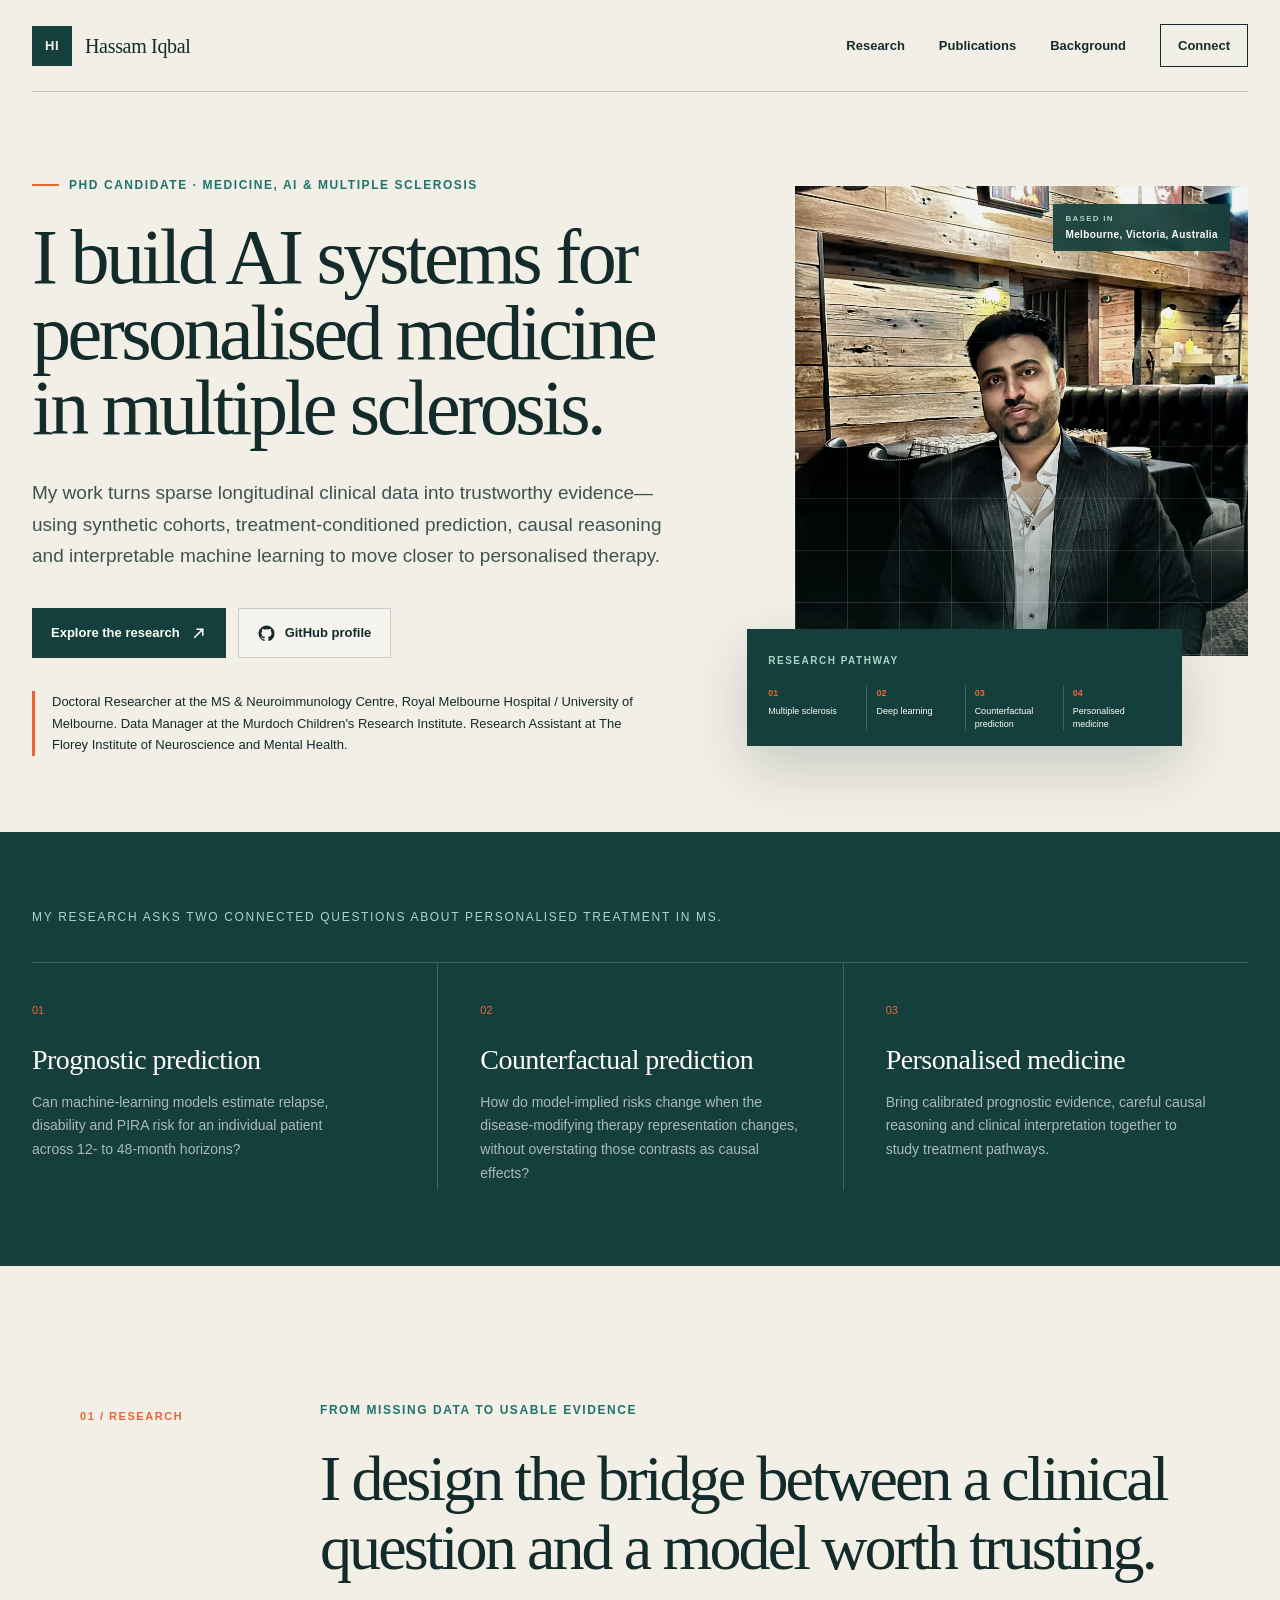
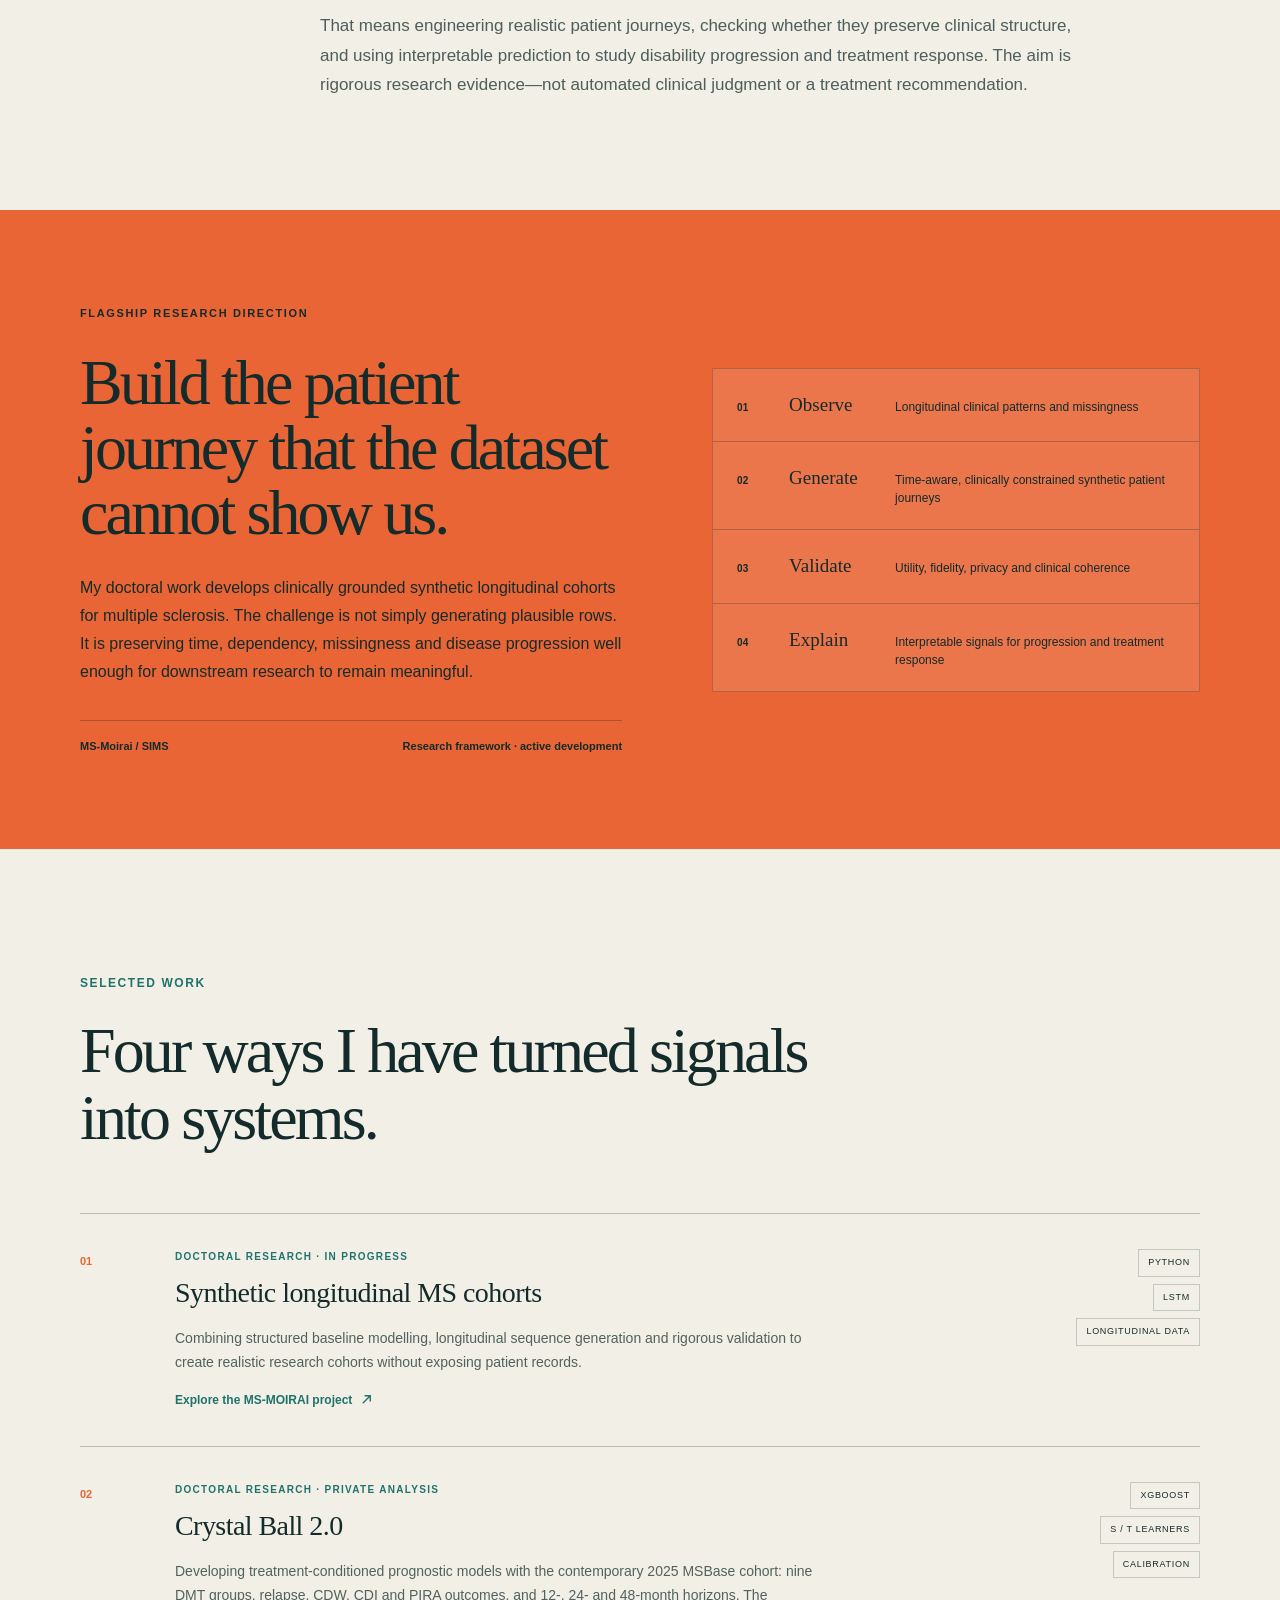
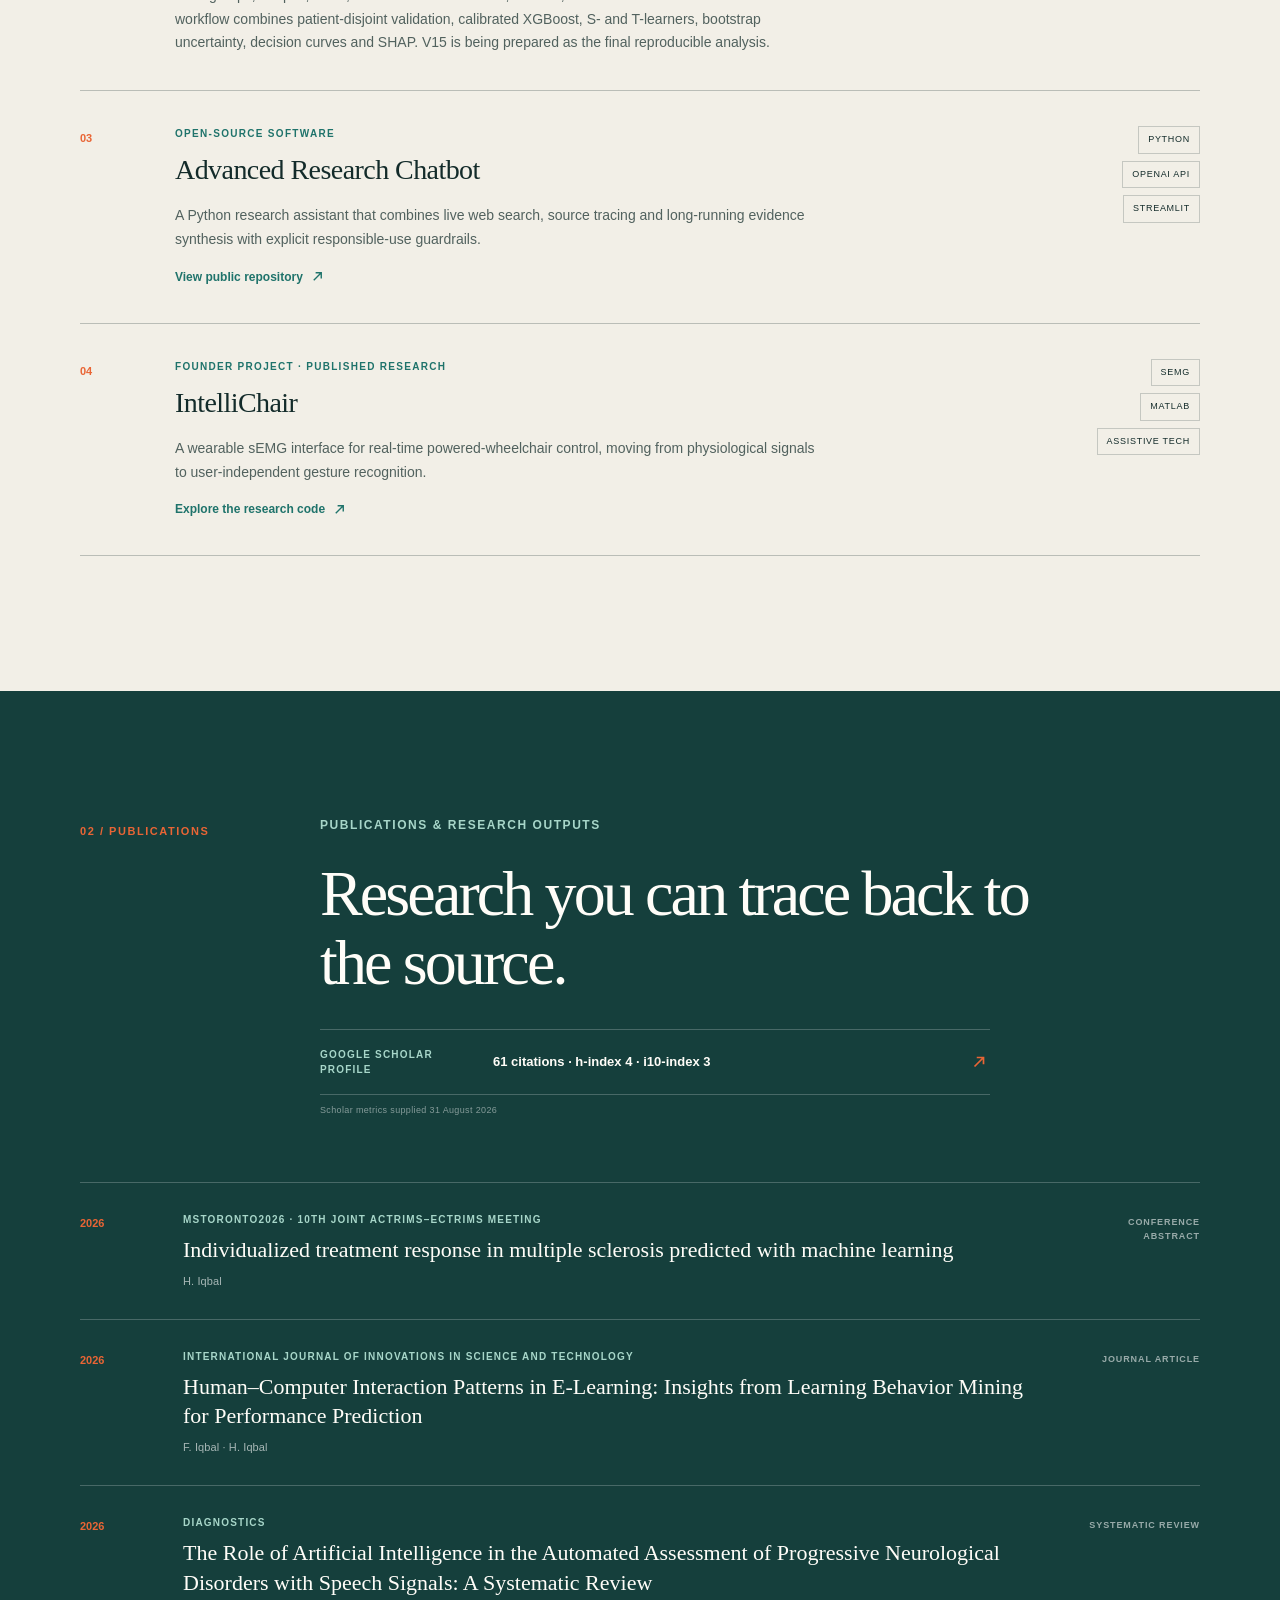
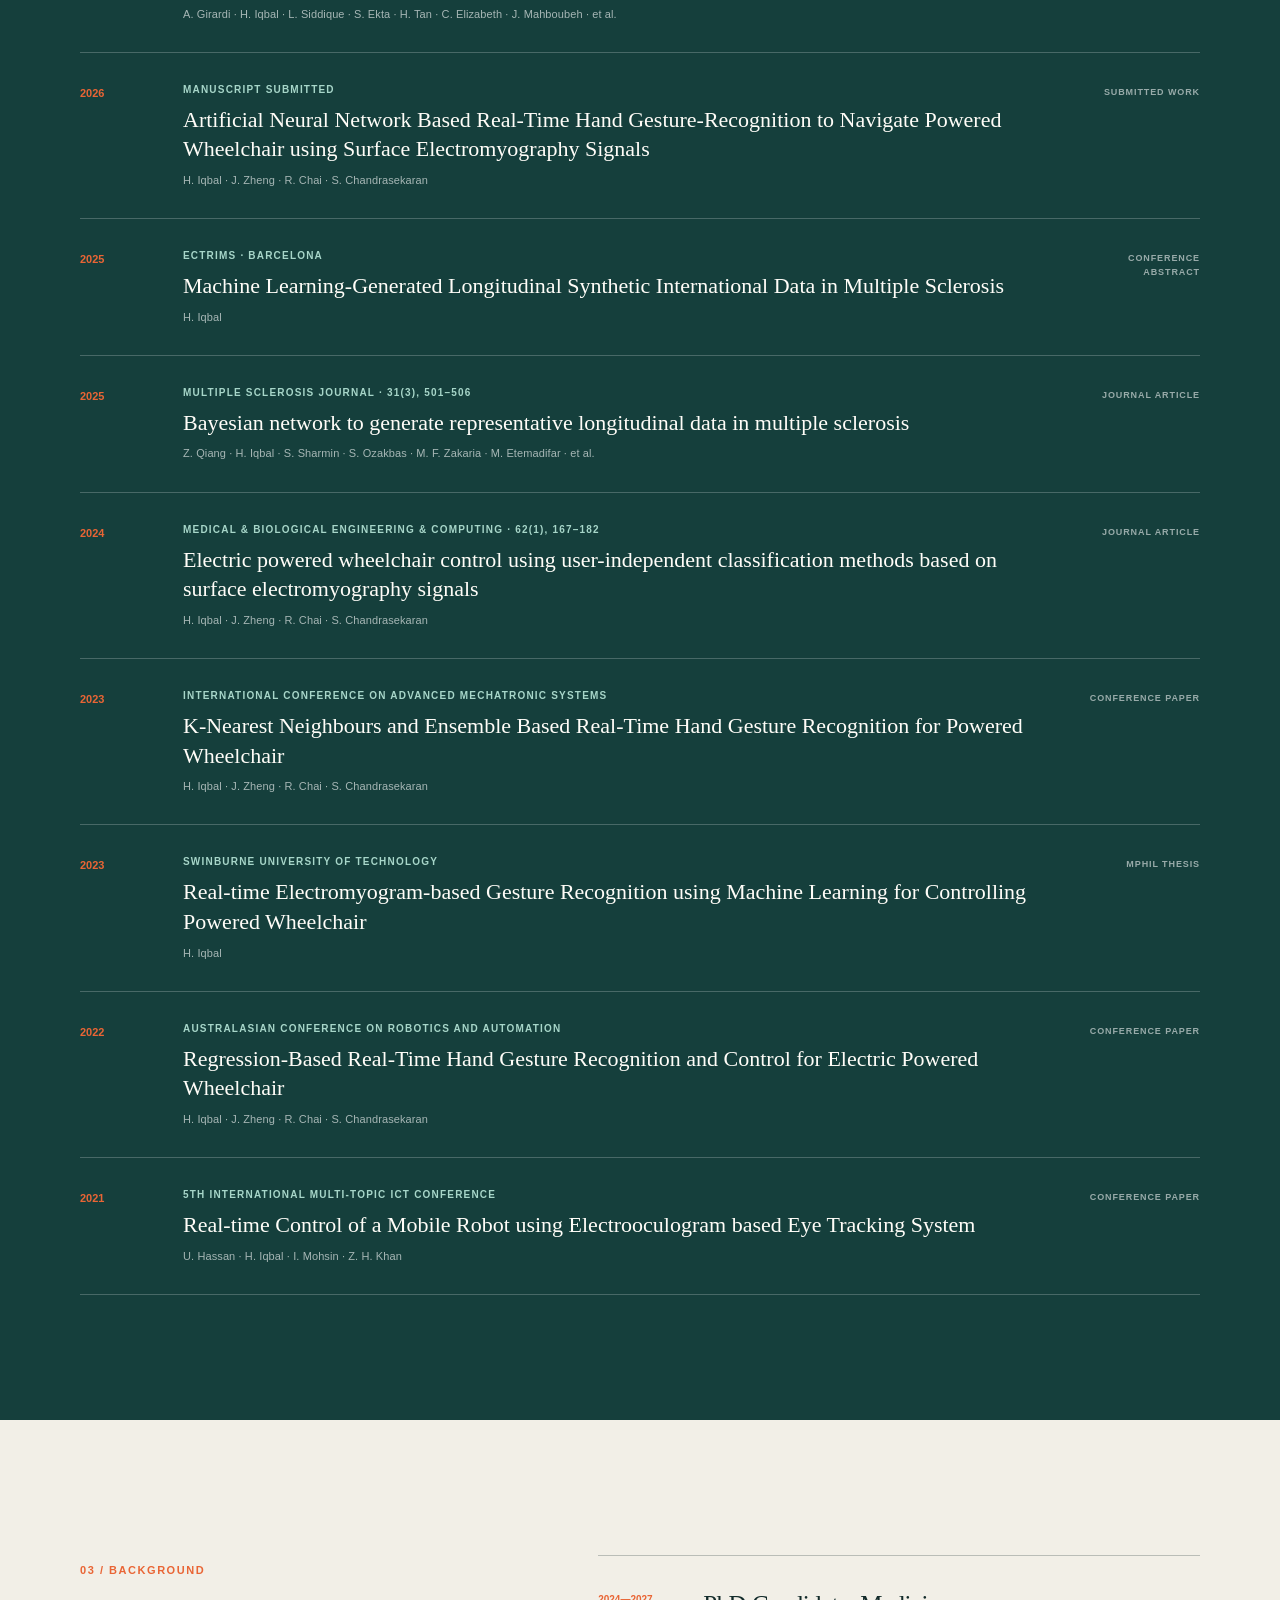
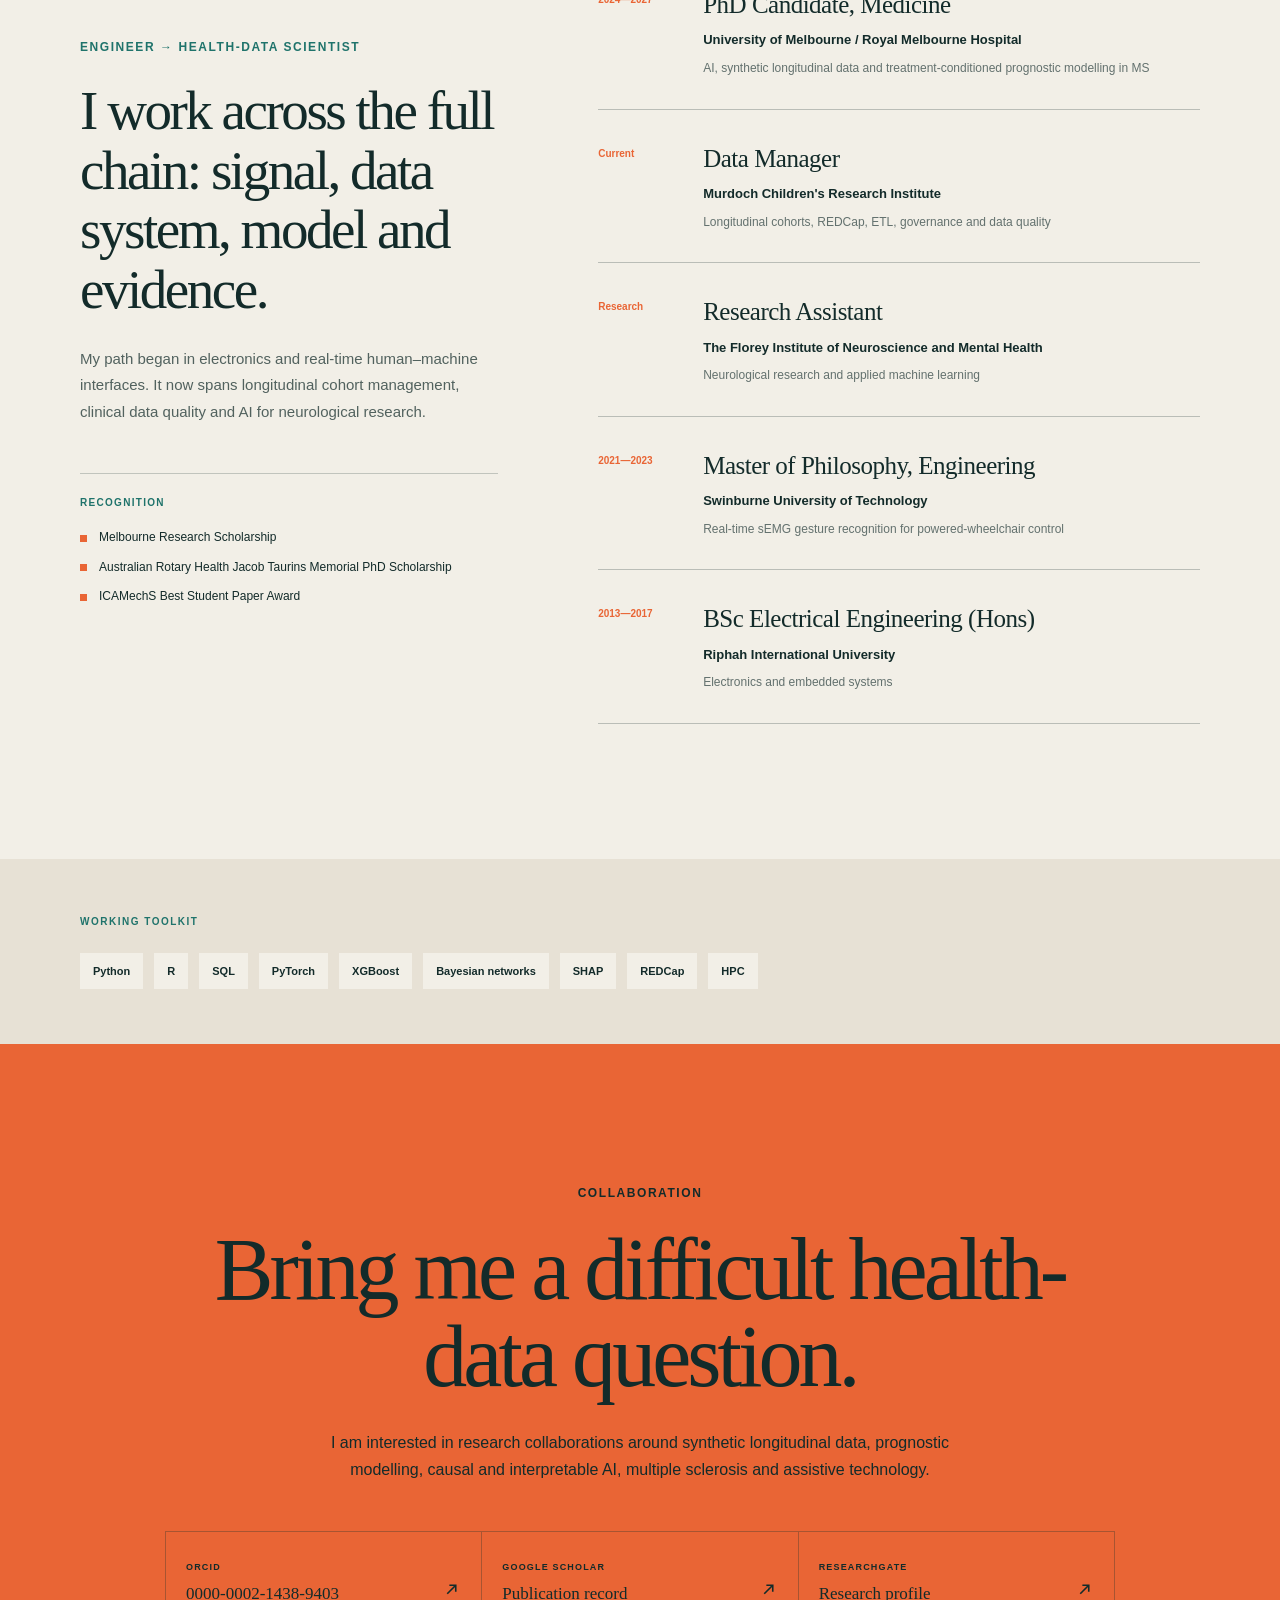
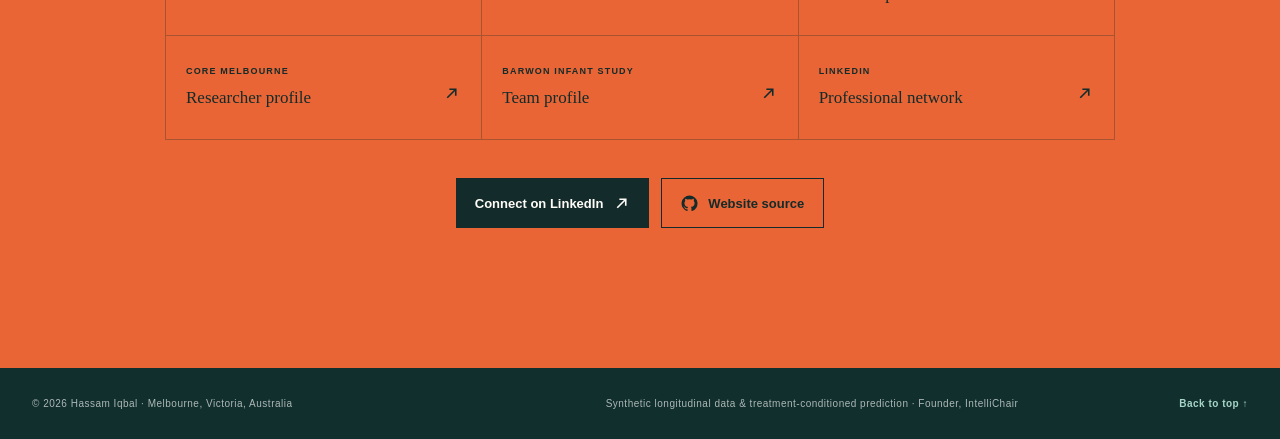
<file: index.html>
<!doctype html><html lang="en">
  <head>
    <meta charset="utf-8" />
    <meta name="viewport" content="width=device-width, initial-scale=1" />
    <meta name="description" content="Hassam Iqbal is a University of Melbourne PhD candidate building clinical AI for personalised medicine in multiple sclerosis, including synthetic longitudinal data and treatment-conditioned prognostic modelling." />
    <meta name="author" content="Hassam Iqbal" />
    <meta name="keywords" content="Hassam Iqbal, multiple sclerosis, clinical AI, synthetic data, longitudinal data, prognostic modelling, treatment-conditioned prediction, causal inference, interpretable machine learning, personalised medicine, MSBase, assistive technology" />
    <meta name="robots" content="index, follow, max-image-preview:large" />
    <meta name="theme-color" content="#153f3c" />
    <link rel="canonical" href="https://hassamiqbal.github.io/" />
    <link rel="sitemap" type="application/xml" href="/sitemap.xml" />
    <link rel="me" href="https://orcid.org/0000-0002-1438-9403" />
    <link rel="me" href="https://www.linkedin.com/in/hassam-iqbal-340680117/" />
    <meta property="og:title" content="Hassam Iqbal — AI for Multiple Sclerosis" />
    <meta property="og:description" content="Synthetic longitudinal cohorts and treatment-conditioned prognostic modelling for personalised-medicine research in multiple sclerosis." />
    <meta property="og:type" content="profile" />
    <meta property="og:url" content="https://hassamiqbal.github.io/" />
    <meta property="og:site_name" content="Hassam Iqbal — Academic Portfolio" />
    <meta property="og:locale" content="en_AU" />
    <meta property="og:image" content="https://hassamiqbal.github.io/assets/hassam-iqbal-portrait.webp" />
    <meta property="og:image:alt" content="Portrait of Hassam Iqbal" />
    <meta name="twitter:card" content="summary" />
    <meta name="twitter:title" content="Hassam Iqbal — AI for Multiple Sclerosis" />
    <meta name="twitter:description" content="Synthetic longitudinal data and treatment-conditioned prognostic modelling for personalised medicine in multiple sclerosis." />
    <meta name="twitter:image" content="https://hassamiqbal.github.io/assets/hassam-iqbal-portrait.webp" />
    <title>Hassam Iqbal — AI for Multiple Sclerosis</title>
    <link rel="icon" href="/favicon.svg" type="image/svg+xml" />
    <link rel="preload" as="image" href="/assets/hassam-iqbal-portrait.webp" type="image/webp" fetchpriority="high" />
    <link rel="stylesheet" href="/assets/index-DGDOfC1o.css" />
    <link rel="stylesheet" href="/assets/final-polish.css" />
    <script type="application/ld+json">
      {
        "@context": "https://schema.org",
        "@type": "Person",
        "name": "Hassam Iqbal",
        "identifier": {
          "@type": "PropertyValue",
          "propertyID": "ORCID",
          "value": "0000-0002-1438-9403"
        },
        "url": "https://hassamiqbal.github.io/",
        "image": "https://hassamiqbal.github.io/assets/hassam-iqbal-portrait.webp",
        "jobTitle": ["PhD Candidate", "Data Manager", "Research Assistant"],
        "description": "PhD candidate and clinical AI researcher specialising in synthetic longitudinal health data, treatment-conditioned prognostic modelling and personalised medicine in multiple sclerosis.",
        "homeLocation": {
          "@type": "Place",
          "name": "Melbourne, Victoria, Australia",
          "address": {
            "@type": "PostalAddress",
            "addressLocality": "Melbourne",
            "addressRegion": "Victoria",
            "addressCountry": "AU"
          }
        },
        "affiliation": [
          {
            "@type": "Organization",
            "name": "University of Melbourne"
          },
          {
            "@type": "Organization",
            "name": "Royal Melbourne Hospital"
          },
          {
            "@type": "Organization",
            "name": "Murdoch Children's Research Institute"
          },
          {
            "@type": "Organization",
            "name": "The Florey Institute of Neuroscience and Mental Health"
          }
        ],
        "alumniOf": [
          {
            "@type": "CollegeOrUniversity",
            "name": "Swinburne University of Technology"
          },
          {
            "@type": "CollegeOrUniversity",
            "name": "Riphah International University"
          }
        ],
        "sameAs": [
          "https://github.com/hassamiqbal",
          "https://orcid.org/0000-0002-1438-9403",
          "https://scholar.google.com/citations?user=InTnUEIAAAAJ&hl=en",
          "https://www.linkedin.com/in/hassam-iqbal-340680117/",
          "https://www.researchgate.net/profile/Hassam-Iqbal?ev=hdr_xprf",
          "https://core.melbourne/mr-hassam-iqbal/",
          "https://barwoninfantstudy.org.au/team/hassam-iqbal/"
        ],
        "knowsAbout": [
          "Clinical artificial intelligence",
          "Multiple sclerosis",
          "Synthetic longitudinal health data",
          "Causal inference",
          "Interpretable machine learning",
          "Personalised treatment response",
          "Treatment-conditioned prognostic modelling",
          "MSBase registry research",
          "Assistive technology"
        ]
      }
    </script>
  </head>
  <body><a class="skip-link" href="#research">Skip to main content</a><main id="top"><header class="site-header"><a class="brand" href="#top" aria-label="Hassam Iqbal, home"><span>HI</span><span class="brand-name">Hassam Iqbal</span></a><nav aria-label="Main navigation"><a href="#research">Research</a><a href="#publications">Publications</a><a href="#background">Background</a><a class="nav-contact" href="#contact">Connect</a></nav></header><section class="hero" aria-labelledby="hero-title"><div class="hero-copy"><p class="eyebrow"><span></span>PhD candidate · Medicine, AI &amp; Multiple Sclerosis</p><h1 id="hero-title">I build AI systems for personalised medicine in multiple sclerosis.</h1><p class="hero-lede">My work turns sparse longitudinal clinical data into trustworthy evidence—using synthetic cohorts, treatment-conditioned prediction, causal reasoning and interpretable machine learning to move closer to personalised therapy.</p><div class="hero-actions"><a class="button button-primary" href="#research">Explore the research <svg viewBox="0 0 16 16" aria-hidden="true"><path d="M4 12 12 4M6 4h6v6" fill="none" stroke="currentColor" stroke-width="1.5"></path></svg></a><a class="button button-secondary" href="https://github.com/hassamiqbal" target="_blank" rel="noreferrer"><svg viewBox="0 0 24 24" aria-hidden="true"><path fill="currentColor" d="M12 .8A11.2 11.2 0 0 0 8.46 22.63c.56.1.77-.24.77-.54v-2.1c-3.13.68-3.79-1.33-3.79-1.33-.51-1.3-1.25-1.65-1.25-1.65-1.02-.7.08-.69.08-.69 1.13.08 1.72 1.16 1.72 1.16 1 1.72 2.63 1.22 3.27.93.1-.73.39-1.22.71-1.5-2.5-.28-5.13-1.25-5.13-5.56 0-1.23.44-2.23 1.16-3.02-.12-.28-.5-1.43.11-2.98 0 0 .95-.3 3.08 1.15a10.7 10.7 0 0 1 5.62 0c2.14-1.45 3.08-1.15 3.08-1.15.61 1.55.23 2.7.11 2.98.72.79 1.16 1.79 1.16 3.02 0 4.32-2.64 5.27-5.15 5.55.4.35.76 1.04.76 2.1v3.12c0 .3.2.65.77.54A11.2 11.2 0 0 0 12 .8Z"></path></svg> GitHub profile</a></div><p class="affiliation">Doctoral Researcher at the MS &amp; Neuroimmunology Centre, Royal Melbourne Hospital / University of Melbourne. Data Manager at the Murdoch Children&#x27;s Research Institute. Research Assistant at The Florey Institute of Neuroscience and Mental Health.</p></div><div class="hero-visual" aria-label="Portrait and research profile of Hassam Iqbal"><div class="portrait-frame"><img src="/assets/hassam-iqbal-portrait.webp" alt="Hassam Iqbal in Melbourne, Australia" width="900" height="1017" fetchpriority="high" decoding="async"/><div class="portrait-grid" aria-hidden="true"></div><p class="portrait-location"><span>Based in</span><strong>Melbourne, Victoria, Australia</strong></p></div><div class="signal-card"><span>Research pathway</span><div class="research-path" aria-label="Multiple sclerosis research pathway from deep learning to personalised medicine"><div><strong>01</strong><small>Multiple sclerosis</small></div><div><strong>02</strong><small>Deep learning</small></div><div><strong>03</strong><small>Counterfactual prediction</small></div><div><strong>04</strong><small>Personalised medicine</small></div></div></div></div></section><section class="positioning" aria-label="Research positioning"><p>My research asks two connected questions about personalised treatment in MS.</p><div class="positioning-grid"><article><span>01</span><h2>Prognostic prediction</h2><p>Can machine-learning models estimate relapse, disability and PIRA risk for an individual patient across 12- to 48-month horizons?</p></article><article><span>02</span><h2>Counterfactual prediction</h2><p>How do model-implied risks change when the disease-modifying therapy representation changes, without overstating those contrasts as causal effects?</p></article><article><span>03</span><h2>Personalised medicine</h2><p>Bring calibrated prognostic evidence, careful causal reasoning and clinical interpretation together to study treatment pathways.</p></article></div></section><section class="research-intro" id="research"><div class="section-index">01 / Research</div><div><p class="kicker">From missing data to usable evidence</p><h2>I design the bridge between a clinical question and a model worth trusting.</h2><p>That means engineering realistic patient journeys, checking whether they preserve clinical structure, and using interpretable prediction to study disability progression and treatment response. The aim is rigorous research evidence—not automated clinical judgment or a treatment recommendation.</p></div></section><section class="flagship" aria-labelledby="flagship-title"><div class="flagship-copy"><p class="flagship-label">Flagship research direction</p><h2 id="flagship-title">Build the patient journey that the dataset cannot show us.</h2><p>My doctoral work develops clinically grounded synthetic longitudinal cohorts for multiple sclerosis. The challenge is not simply generating plausible rows. It is preserving time, dependency, missingness and disease progression well enough for downstream research to remain meaningful.</p><div class="flagship-note"><span>MS-Moirai / SIMS</span><span>Research framework · active development</span></div></div><div class="journey" aria-label="Research workflow from governed data to interpretable insight"><div class="journey-row"><span>01</span><strong>Observe</strong><p>Longitudinal clinical patterns and missingness</p></div><div class="journey-row"><span>02</span><strong>Generate</strong><p>Time-aware, clinically constrained synthetic patient journeys</p></div><div class="journey-row"><span>03</span><strong>Validate</strong><p>Utility, fidelity, privacy and clinical coherence</p></div><div class="journey-row"><span>04</span><strong>Explain</strong><p>Interpretable signals for progression and treatment response</p></div></div></section><section class="project-section"><div class="project-heading"><p class="kicker">Selected work</p><h2>Four ways I have turned signals into systems.</h2></div><div class="project-list"><article class="project-row"><div class="project-number">01</div><div><p class="project-status">Doctoral research · in progress</p><h3>Synthetic longitudinal MS cohorts</h3><p>Combining structured baseline modelling, longitudinal sequence generation and rigorous validation to create realistic research cohorts without exposing patient records.</p><a href="/ms-moirai/">Explore the MS-MOIRAI project <svg viewBox="0 0 16 16" aria-hidden="true"><path d="M4 12 12 4M6 4h6v6" fill="none" stroke="currentColor" stroke-width="1.5"></path></svg></a></div><div class="project-tags"><span>Python</span><span>LSTM</span><span>Longitudinal data</span></div></article><article class="project-row"><div class="project-number">02</div><div><p class="project-status">Doctoral research · private analysis</p><h3>Crystal Ball 2.0</h3><p>Developing treatment-conditioned prognostic models with the contemporary 2025 MSBase cohort: nine DMT groups, relapse, CDW, CDI and PIRA outcomes, and 12-, 24- and 48-month horizons. The workflow combines patient-disjoint validation, calibrated XGBoost, S- and T-learners, bootstrap uncertainty, decision curves and SHAP. V15 is being prepared as the final reproducible analysis.</p></div><div class="project-tags"><span>XGBoost</span><span>S / T learners</span><span>Calibration</span></div></article><article class="project-row"><div class="project-number">03</div><div><p class="project-status">Open-source software</p><h3>Advanced Research Chatbot</h3><p>A Python research assistant that combines live web search, source tracing and long-running evidence synthesis with explicit responsible-use guardrails.</p><a href="https://github.com/hassamiqbal/advanced-research-chatbot" target="_blank" rel="noreferrer">View public repository <svg viewBox="0 0 16 16" aria-hidden="true"><path d="M4 12 12 4M6 4h6v6" fill="none" stroke="currentColor" stroke-width="1.5"></path></svg></a></div><div class="project-tags"><span>Python</span><span>OpenAI API</span><span>Streamlit</span></div></article><article class="project-row"><div class="project-number">04</div><div><p class="project-status">Founder project · published research</p><h3>IntelliChair</h3><p>A wearable sEMG interface for real-time powered-wheelchair control, moving from physiological signals to user-independent gesture recognition.</p><a href="https://github.com/hassamiqbal/MC-SVM-based-Hand-Gesture-Recognition-for-Powered-Wheelchair" target="_blank" rel="noreferrer">Explore the research code <svg viewBox="0 0 16 16" aria-hidden="true"><path d="M4 12 12 4M6 4h6v6" fill="none" stroke="currentColor" stroke-width="1.5"></path></svg></a></div><div class="project-tags"><span>sEMG</span><span>MATLAB</span><span>Assistive tech</span></div></article></div></section><section class="publications" id="publications"><div class="publication-head"><div class="section-index">02 / Publications</div><div><p class="kicker">Publications &amp; research outputs</p><h2>Research you can trace back to the source.</h2><a class="scholar-link" href="https://scholar.google.com/citations?user=InTnUEIAAAAJ&amp;hl=en" target="_blank" rel="noreferrer"><span>Google Scholar profile</span><strong>61 citations · h-index 4 · i10-index 3</strong><svg viewBox="0 0 16 16" aria-hidden="true"><path d="M4 12 12 4M6 4h6v6" fill="none" stroke="currentColor" stroke-width="1.5"></path></svg></a><small class="scholar-date">Scholar metrics supplied 31 August 2026</small></div></div><div class="publication-list"><a class="publication-row" href="https://scholar.google.com/citations?view_op=view_citation&amp;hl=en&amp;user=InTnUEIAAAAJ&amp;citation_for_view=InTnUEIAAAAJ:LPZeul_q3PIC" target="_blank" rel="noreferrer"><span>2026</span><div><p>MSToronto2026 · 10th Joint ACTRIMS–ECTRIMS Meeting</p><h3>Individualized treatment response in multiple sclerosis predicted with machine learning</h3><small class="publication-authors">H. Iqbal</small></div><span class="publication-type">Conference abstract</span></a><a class="publication-row" href="https://scholar.google.com/citations?view_op=view_citation&amp;hl=en&amp;user=InTnUEIAAAAJ&amp;citation_for_view=InTnUEIAAAAJ:5Ul4iDaHHb8C" target="_blank" rel="noreferrer"><span>2026</span><div><p>International Journal of Innovations in Science and Technology</p><h3>Human–Computer Interaction Patterns in E-Learning: Insights from Learning Behavior Mining for Performance Prediction</h3><small class="publication-authors">F. Iqbal · H. Iqbal</small></div><span class="publication-type">Journal article</span></a><a class="publication-row" href="https://scholar.google.com/citations?view_op=view_citation&amp;hl=en&amp;user=InTnUEIAAAAJ&amp;citation_for_view=InTnUEIAAAAJ:tOudhMTPpwUC" target="_blank" rel="noreferrer"><span>2026</span><div><p>Diagnostics</p><h3>The Role of Artificial Intelligence in the Automated Assessment of Progressive Neurological Disorders with Speech Signals: A Systematic Review</h3><small class="publication-authors">A. Girardi · H. Iqbal · L. Siddique · S. Ekta · H. Tan · C. Elizabeth · J. Mahboubeh · et al.</small></div><span class="publication-type">Systematic review</span></a><a class="publication-row" href="https://scholar.google.com/citations?view_op=view_citation&amp;hl=en&amp;user=InTnUEIAAAAJ&amp;citation_for_view=InTnUEIAAAAJ:Y0pCki6q_DkC" target="_blank" rel="noreferrer"><span>2026</span><div><p>Manuscript submitted</p><h3>Artificial Neural Network Based Real-Time Hand Gesture-Recognition to Navigate Powered Wheelchair using Surface Electromyography Signals</h3><small class="publication-authors">H. Iqbal · J. Zheng · R. Chai · S. Chandrasekaran</small></div><span class="publication-type">Submitted work</span></a><a class="publication-row" href="https://scholar.google.com/citations?view_op=view_citation&amp;hl=en&amp;user=InTnUEIAAAAJ&amp;citation_for_view=InTnUEIAAAAJ:geHnlv5EZngC" target="_blank" rel="noreferrer"><span>2025</span><div><p>ECTRIMS · Barcelona</p><h3>Machine Learning-Generated Longitudinal Synthetic International Data in Multiple Sclerosis</h3><small class="publication-authors">H. Iqbal</small></div><span class="publication-type">Conference abstract</span></a><a class="publication-row" href="https://scholar.google.com/citations?view_op=view_citation&amp;hl=en&amp;user=InTnUEIAAAAJ&amp;citation_for_view=InTnUEIAAAAJ:KxtntwgDAa4C" target="_blank" rel="noreferrer"><span>2025</span><div><p>Multiple Sclerosis Journal · 31(3), 501–506</p><h3>Bayesian network to generate representative longitudinal data in multiple sclerosis</h3><small class="publication-authors">Z. Qiang · H. Iqbal · S. Sharmin · S. Ozakbas · M. F. Zakaria · M. Etemadifar · et al.</small></div><span class="publication-type">Journal article</span></a><a class="publication-row" href="https://doi.org/10.1007/s11517-023-02921-z" target="_blank" rel="noreferrer"><span>2024</span><div><p>Medical &amp; Biological Engineering &amp; Computing · 62(1), 167–182</p><h3>Electric powered wheelchair control using user-independent classification methods based on surface electromyography signals</h3><small class="publication-authors">H. Iqbal · J. Zheng · R. Chai · S. Chandrasekaran</small></div><span class="publication-type">Journal article</span></a><a class="publication-row" href="https://doi.org/10.1109/ICAMechS59878.2023.10272954" target="_blank" rel="noreferrer"><span>2023</span><div><p>International Conference on Advanced Mechatronic Systems</p><h3>K-Nearest Neighbours and Ensemble Based Real-Time Hand Gesture Recognition for Powered Wheelchair</h3><small class="publication-authors">H. Iqbal · J. Zheng · R. Chai · S. Chandrasekaran</small></div><span class="publication-type">Conference paper</span></a><a class="publication-row" href="https://scholar.google.com/citations?view_op=view_citation&amp;hl=en&amp;user=InTnUEIAAAAJ&amp;citation_for_view=InTnUEIAAAAJ:fPk4N6BV_jEC" target="_blank" rel="noreferrer"><span>2023</span><div><p>Swinburne University of Technology</p><h3>Real-time Electromyogram-based Gesture Recognition using Machine Learning for Controlling Powered Wheelchair</h3><small class="publication-authors">H. Iqbal</small></div><span class="publication-type">MPhil thesis</span></a><a class="publication-row" href="https://hdl.handle.net/10453/170324" target="_blank" rel="noreferrer"><span>2022</span><div><p>Australasian Conference on Robotics and Automation</p><h3>Regression-Based Real-Time Hand Gesture Recognition and Control for Electric Powered Wheelchair</h3><small class="publication-authors">H. Iqbal · J. Zheng · R. Chai · S. Chandrasekaran</small></div><span class="publication-type">Conference paper</span></a><a class="publication-row" href="https://scholar.google.com/citations?view_op=view_citation&amp;hl=en&amp;user=InTnUEIAAAAJ&amp;citation_for_view=InTnUEIAAAAJ:u-x6o8ySG0sC" target="_blank" rel="noreferrer"><span>2021</span><div><p>5th International Multi-topic ICT Conference</p><h3>Real-time Control of a Mobile Robot using Electrooculogram based Eye Tracking System</h3><small class="publication-authors">U. Hassan · H. Iqbal · I. Mohsin · Z. H. Khan</small></div><span class="publication-type">Conference paper</span></a></div></section><section class="background" id="background"><div class="background-copy"><div class="section-index">03 / Background</div><p class="kicker">Engineer → health-data scientist</p><h2>I work across the full chain: signal, data system, model and evidence.</h2><p>My path began in electronics and real-time human–machine interfaces. It now spans longitudinal cohort management, clinical data quality and AI for neurological research.</p><div class="award-block"><p>Recognition</p><ul><li>Melbourne Research Scholarship</li><li>Australian Rotary Health Jacob Taurins Memorial PhD Scholarship</li><li>ICAMechS Best Student Paper Award</li></ul></div></div><div class="timeline"><article><span>2024—2027</span><h3>PhD Candidate, Medicine</h3><p>University of Melbourne / Royal Melbourne Hospital</p><small>AI, synthetic longitudinal data and treatment-conditioned prognostic modelling in MS</small></article><article><span>Current</span><h3>Data Manager</h3><p>Murdoch Children&#x27;s Research Institute</p><small>Longitudinal cohorts, REDCap, ETL, governance and data quality</small></article><article><span>Research</span><h3>Research Assistant</h3><p>The Florey Institute of Neuroscience and Mental Health</p><small>Neurological research and applied machine learning</small></article><article><span>2021—2023</span><h3>Master of Philosophy, Engineering</h3><p>Swinburne University of Technology</p><small>Real-time sEMG gesture recognition for powered-wheelchair control</small></article><article><span>2013—2017</span><h3>BSc Electrical Engineering (Hons)</h3><p>Riphah International University</p><small>Electronics and embedded systems</small></article></div></section><section class="toolkit" aria-label="Technical toolkit"><p>Working toolkit</p><div><span>Python</span><span>R</span><span>SQL</span><span>PyTorch</span><span>XGBoost</span><span>Bayesian networks</span><span>SHAP</span><span>REDCap</span><span>HPC</span></div></section><section class="contact" id="contact"><p class="kicker">Collaboration</p><h2>Bring me a difficult health-data question.</h2><p>I am interested in research collaborations around synthetic longitudinal data, prognostic modelling, causal and interpretable AI, multiple sclerosis and assistive technology.</p><div class="profile-links" aria-label="Hassam Iqbal&#x27;s professional profiles"><a href="https://orcid.org/0000-0002-1438-9403" target="_blank" rel="noreferrer"><span>ORCID</span><strong>0000-0002-1438-9403</strong><svg viewBox="0 0 16 16" aria-hidden="true"><path d="M4 12 12 4M6 4h6v6" fill="none" stroke="currentColor" stroke-width="1.5"></path></svg></a><a href="https://scholar.google.com/citations?user=InTnUEIAAAAJ&amp;hl=en" target="_blank" rel="noreferrer"><span>Google Scholar</span><strong>Publication record</strong><svg viewBox="0 0 16 16" aria-hidden="true"><path d="M4 12 12 4M6 4h6v6" fill="none" stroke="currentColor" stroke-width="1.5"></path></svg></a><a href="https://www.researchgate.net/profile/Hassam-Iqbal?ev=hdr_xprf" target="_blank" rel="noreferrer"><span>ResearchGate</span><strong>Research profile</strong><svg viewBox="0 0 16 16" aria-hidden="true"><path d="M4 12 12 4M6 4h6v6" fill="none" stroke="currentColor" stroke-width="1.5"></path></svg></a><a href="https://core.melbourne/mr-hassam-iqbal/" target="_blank" rel="noreferrer"><span>CORe Melbourne</span><strong>Researcher profile</strong><svg viewBox="0 0 16 16" aria-hidden="true"><path d="M4 12 12 4M6 4h6v6" fill="none" stroke="currentColor" stroke-width="1.5"></path></svg></a><a href="https://barwoninfantstudy.org.au/team/hassam-iqbal/" target="_blank" rel="noreferrer"><span>Barwon Infant Study</span><strong>Team profile</strong><svg viewBox="0 0 16 16" aria-hidden="true"><path d="M4 12 12 4M6 4h6v6" fill="none" stroke="currentColor" stroke-width="1.5"></path></svg></a><a href="https://www.linkedin.com/in/hassam-iqbal-340680117/" target="_blank" rel="noreferrer"><span>LinkedIn</span><strong>Professional network</strong><svg viewBox="0 0 16 16" aria-hidden="true"><path d="M4 12 12 4M6 4h6v6" fill="none" stroke="currentColor" stroke-width="1.5"></path></svg></a></div><div class="contact-actions"><a class="button contact-primary" href="https://www.linkedin.com/in/hassam-iqbal-340680117/" target="_blank" rel="noreferrer">Connect on LinkedIn <svg viewBox="0 0 16 16" aria-hidden="true"><path d="M4 12 12 4M6 4h6v6" fill="none" stroke="currentColor" stroke-width="1.5"></path></svg></a><a class="button contact-secondary" href="https://github.com/hassamiqbal/hassamiqbal.github.io" target="_blank" rel="noreferrer"><svg viewBox="0 0 24 24" aria-hidden="true"><path fill="currentColor" d="M12 .8A11.2 11.2 0 0 0 8.46 22.63c.56.1.77-.24.77-.54v-2.1c-3.13.68-3.79-1.33-3.79-1.33-.51-1.3-1.25-1.65-1.25-1.65-1.02-.7.08-.69.08-.69 1.13.08 1.72 1.16 1.72 1.16 1 1.72 2.63 1.22 3.27.93.1-.73.39-1.22.71-1.5-2.5-.28-5.13-1.25-5.13-5.56 0-1.23.44-2.23 1.16-3.02-.12-.28-.5-1.43.11-2.98 0 0 .95-.3 3.08 1.15a10.7 10.7 0 0 1 5.62 0c2.14-1.45 3.08-1.15 3.08-1.15.61 1.55.23 2.7.11 2.98.72.79 1.16 1.79 1.16 3.02 0 4.32-2.64 5.27-5.15 5.55.4.35.76 1.04.76 2.1v3.12c0 .3.2.65.77.54A11.2 11.2 0 0 0 12 .8Z"></path></svg> Website source</a></div></section><footer><p>© 2026 Hassam Iqbal · Melbourne, Victoria, Australia</p><p>Synthetic longitudinal data &amp; treatment-conditioned prediction · Founder, IntelliChair</p><a href="#top">Back to top ↑</a></footer></main></body></html>
</file>
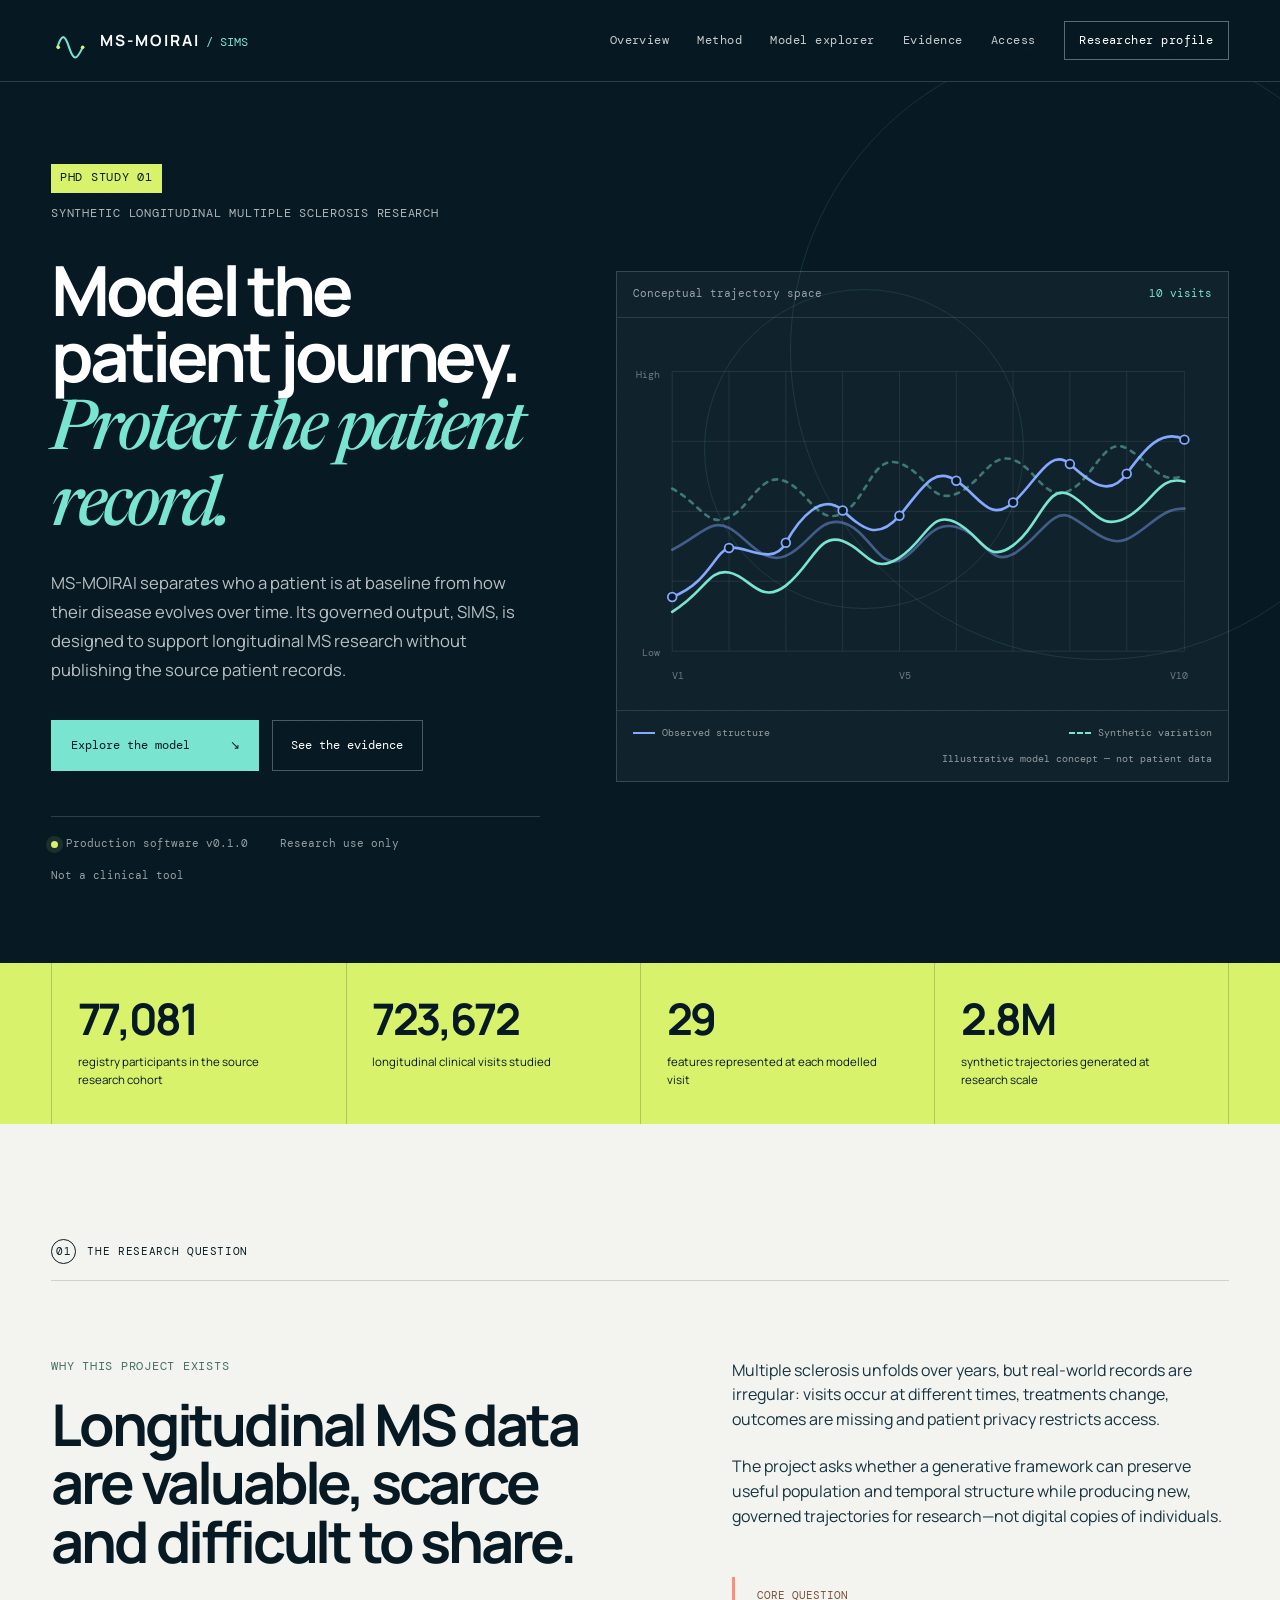
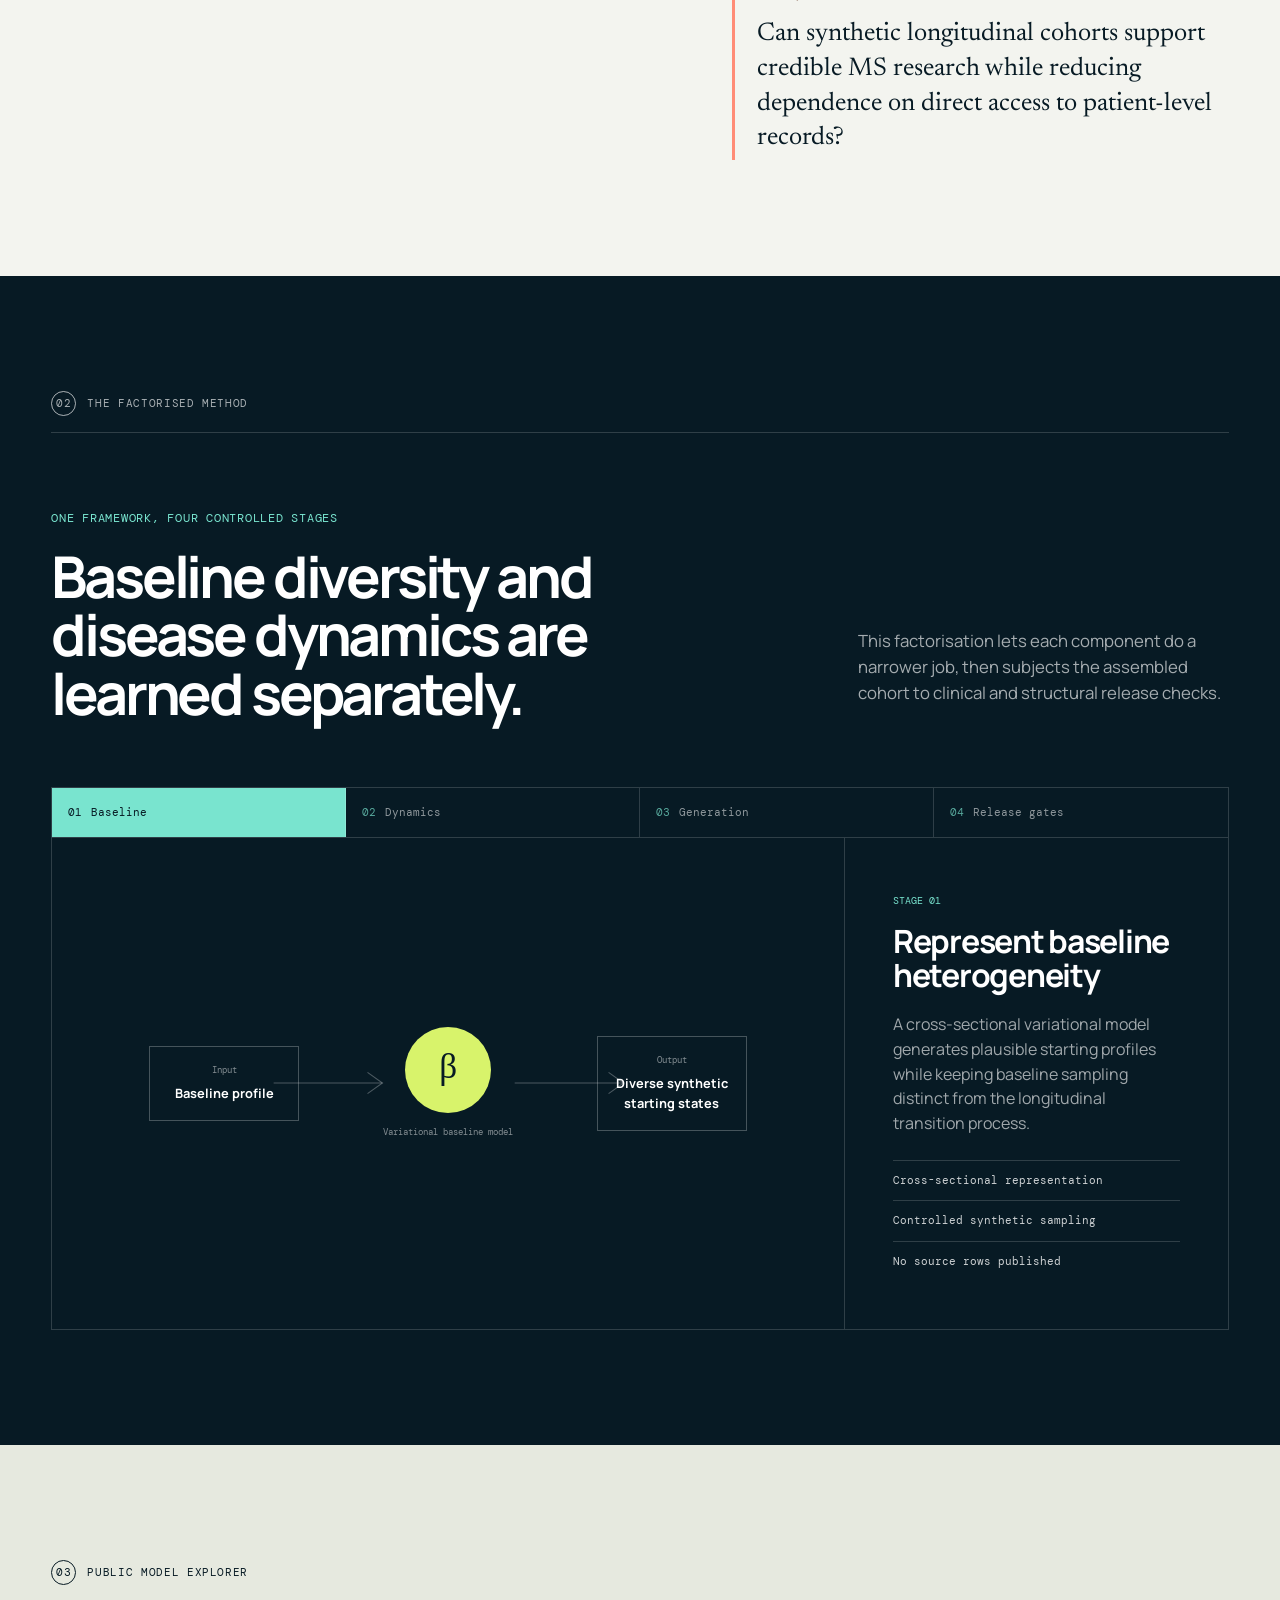
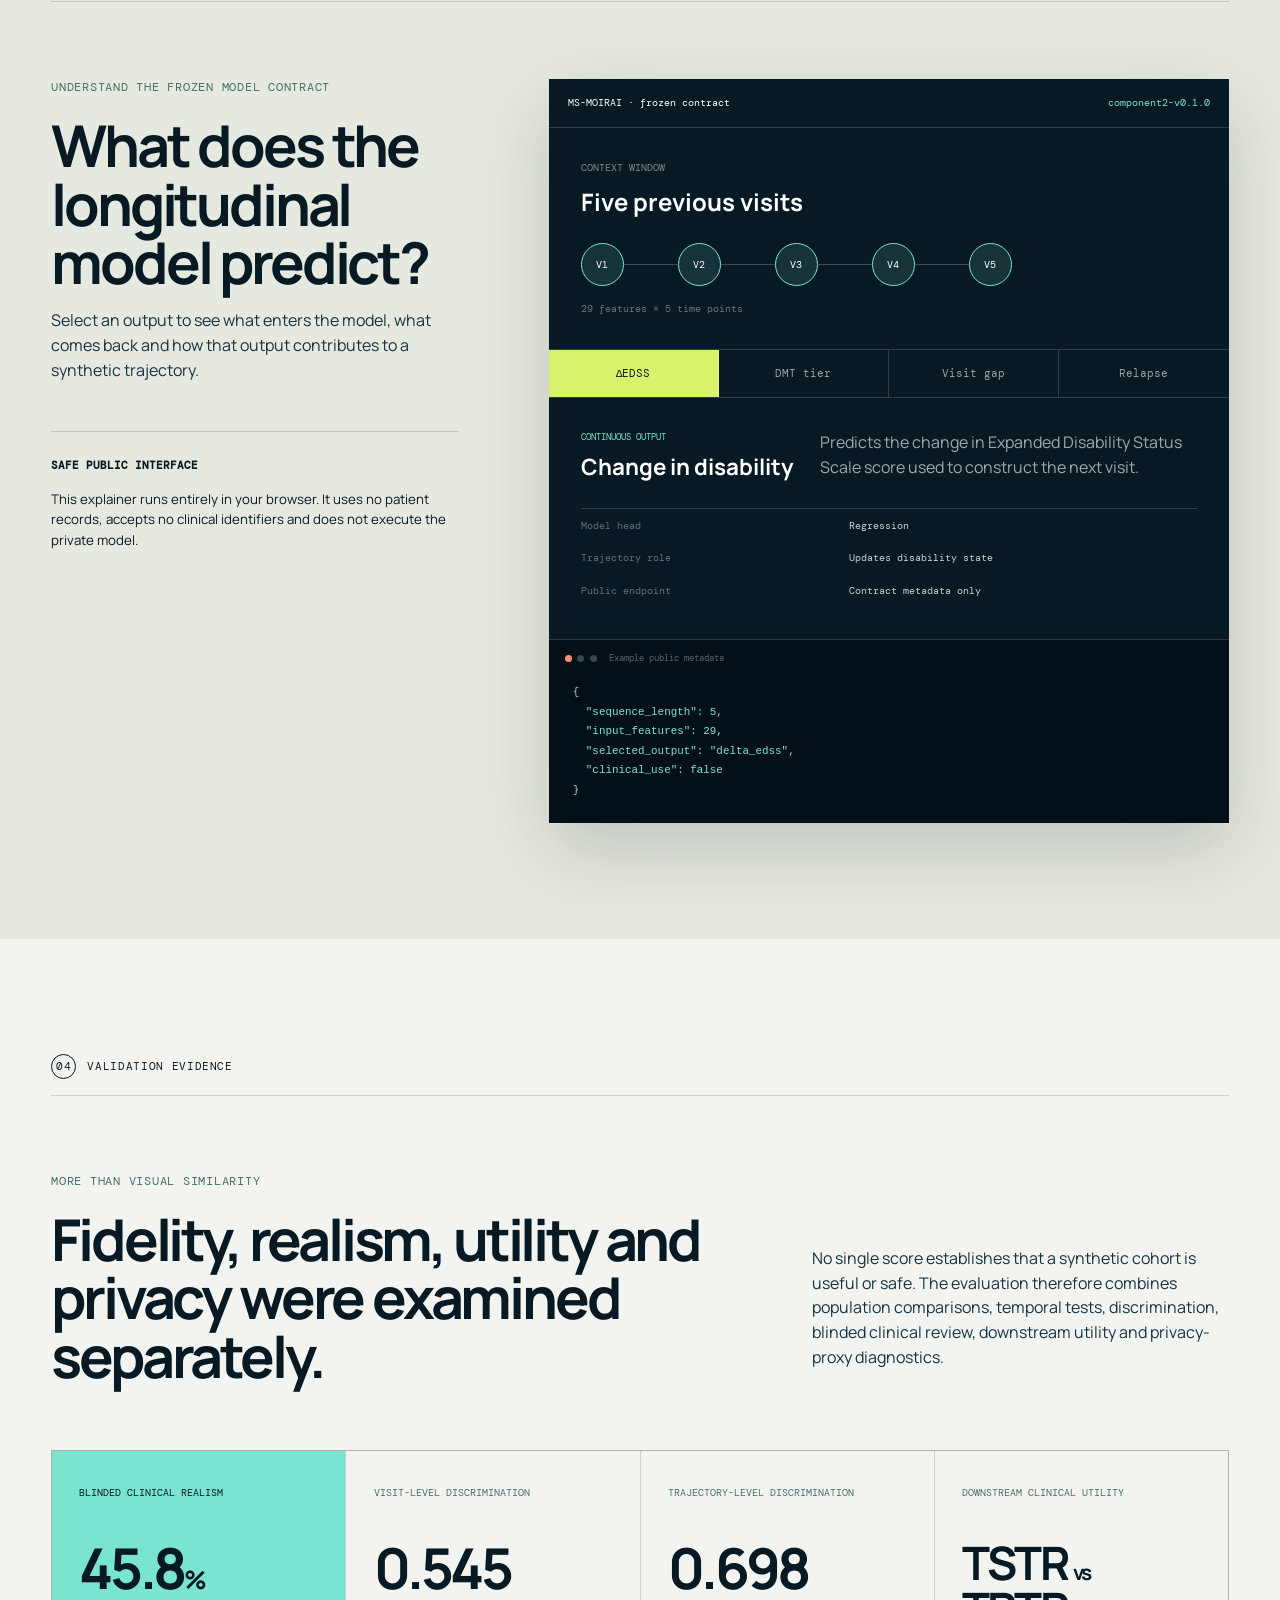
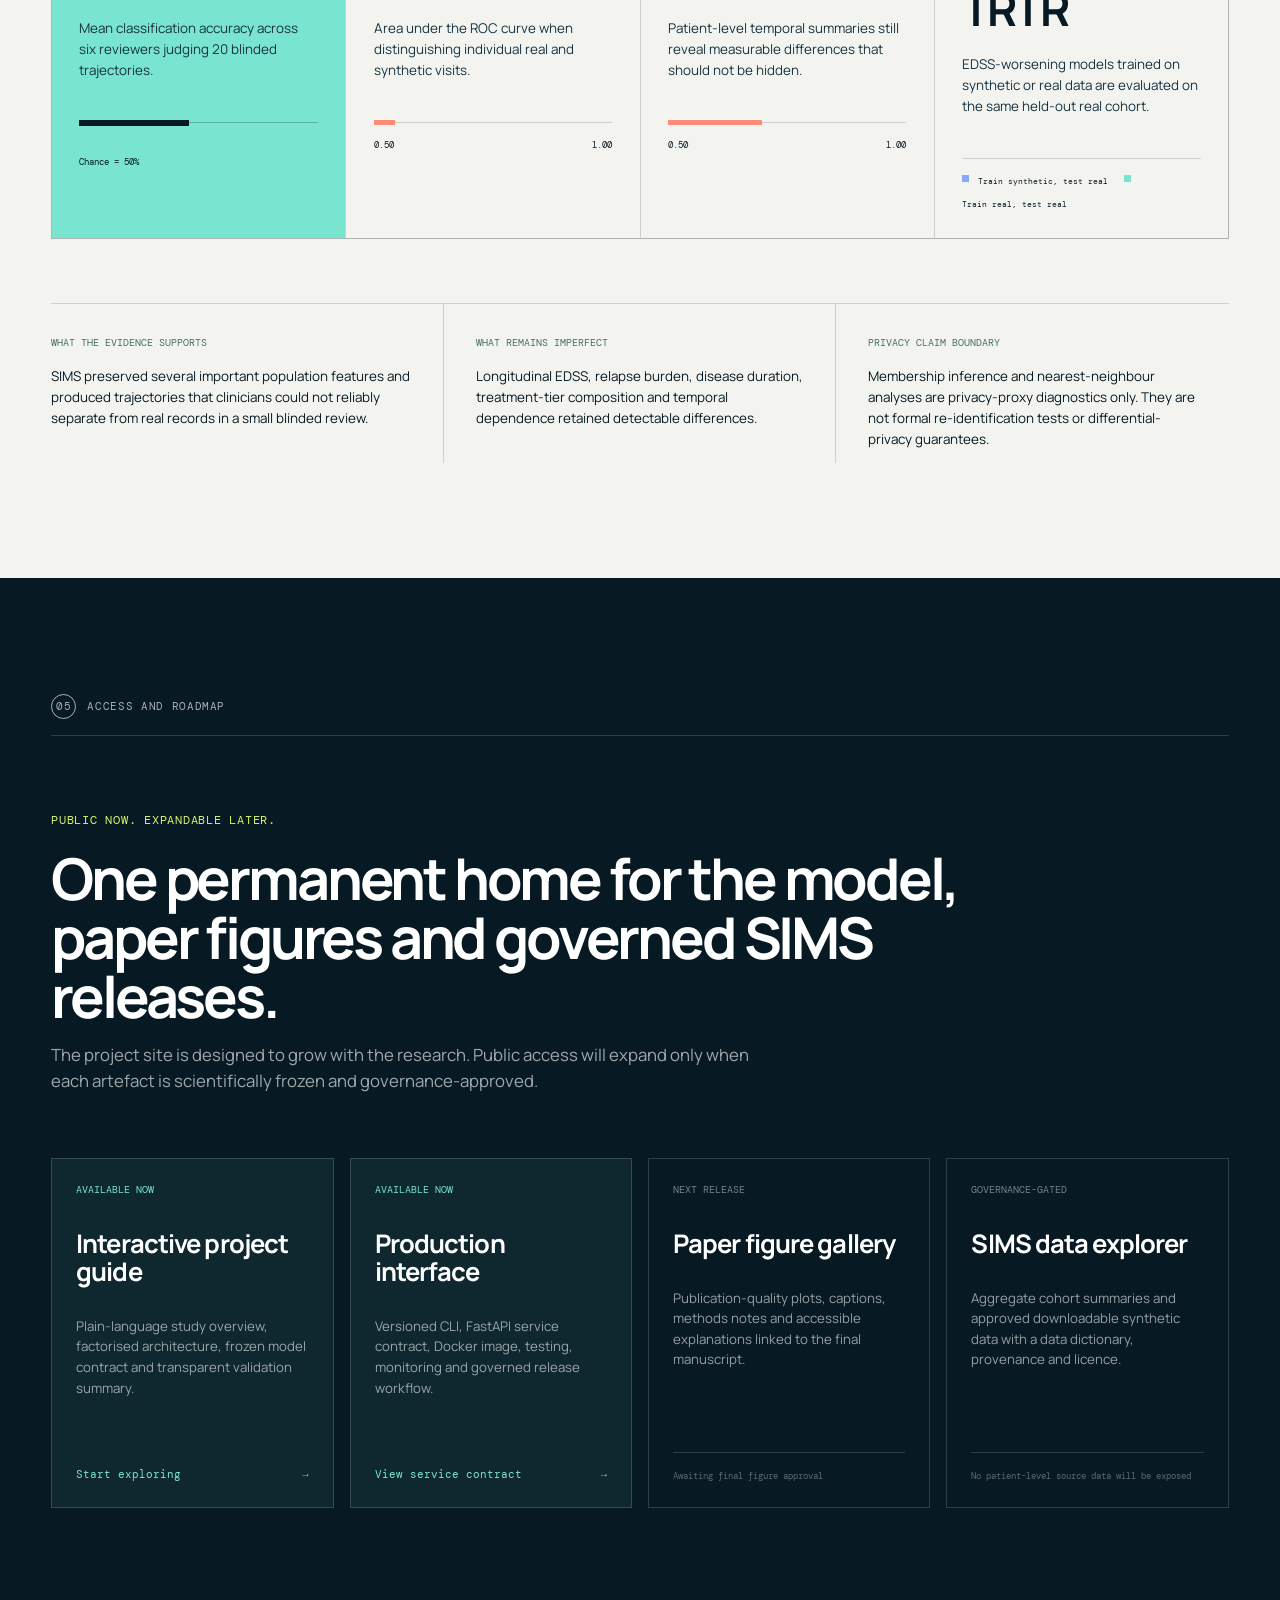
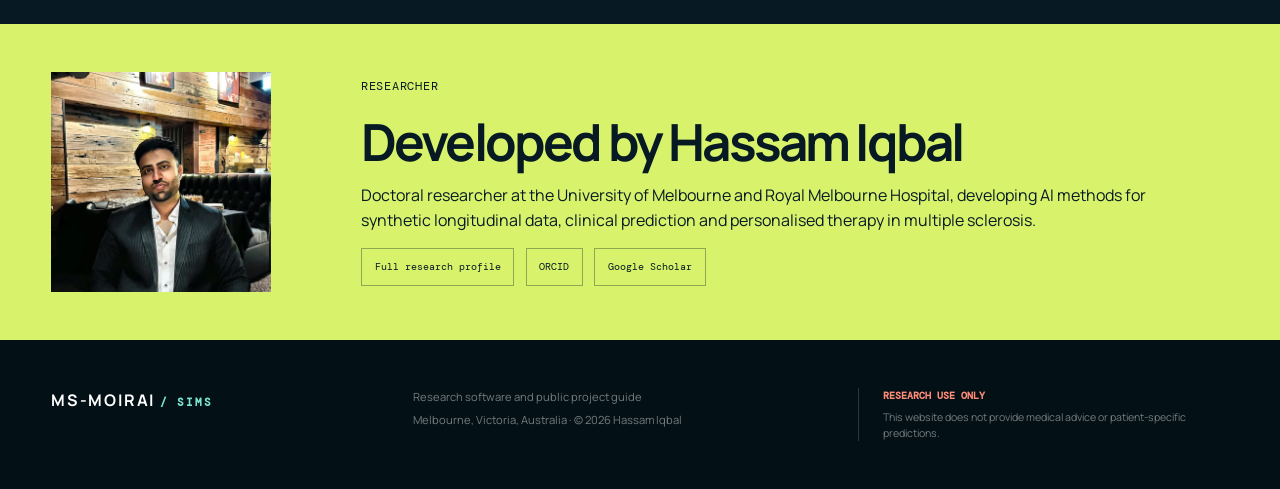
<file: ms-moirai/index.html>
<!doctype html>
<html lang="en">
  <head>
    <meta charset="utf-8" />
    <meta name="viewport" content="width=device-width, initial-scale=1" />
    <meta name="description" content="Explore MS-MOIRAI and SIMS: Hassam Iqbal's factorised framework for generating and evaluating synthetic longitudinal multiple sclerosis cohorts." />
    <meta name="author" content="Hassam Iqbal" />
    <meta name="robots" content="index, follow, max-image-preview:large" />
    <meta name="theme-color" content="#071a24" />
    <link rel="canonical" href="https://hassamiqbal.github.io/ms-moirai/" />
    <meta property="og:title" content="MS-MOIRAI / SIMS — Synthetic longitudinal MS research" />
    <meta property="og:description" content="A public guide to the model, validation evidence, governed software and future SIMS data explorer." />
    <meta property="og:type" content="website" />
    <meta property="og:url" content="https://hassamiqbal.github.io/ms-moirai/" />
    <meta property="og:site_name" content="MS-MOIRAI / SIMS" />
    <meta property="og:locale" content="en_AU" />
    <meta property="og:image" content="https://hassamiqbal.github.io/assets/hassam-iqbal-portrait.webp" />
    <meta property="og:image:alt" content="Portrait of Hassam Iqbal" />
    <meta name="twitter:card" content="summary" />
    <meta name="twitter:title" content="MS-MOIRAI / SIMS" />
    <meta name="twitter:description" content="Synthetic longitudinal cohorts for multiple sclerosis research." />
    <title>MS-MOIRAI / SIMS — Synthetic longitudinal MS research</title>
    <link rel="icon" href="assets/favicon.svg" type="image/svg+xml" />
    <link rel="stylesheet" href="assets/styles.css" />
    <script type="application/ld+json">
      {
        "@context": "https://schema.org",
        "@type": "ResearchProject",
        "name": "MS-MOIRAI / SIMS",
        "alternateName": "Synthetic International data in Multiple Sclerosis",
        "url": "https://hassamiqbal.github.io/ms-moirai/",
        "description": "A factorised generative framework for clinically grounded synthetic longitudinal multiple sclerosis cohorts.",
        "creator": {
          "@type": "Person",
          "name": "Hassam Iqbal",
          "url": "https://hassamiqbal.github.io/",
          "identifier": "https://orcid.org/0000-0002-1438-9403"
        },
        "keywords": [
          "multiple sclerosis",
          "synthetic data",
          "longitudinal data",
          "deep learning",
          "clinical artificial intelligence",
          "privacy-preserving research"
        ]
      }
    </script>
  </head>
  <body>
    <a class="skip-link" href="#main">Skip to main content</a>

    <header class="site-header" data-header>
      <a class="brand" href="#top" aria-label="MS-MOIRAI home">
        <svg viewBox="0 0 42 42" aria-hidden="true">
          <path d="M7 28c5-15 8-15 13 0s8 15 15 0" />
          <circle cx="8" cy="28" r="2" />
          <circle cx="35" cy="28" r="2" />
        </svg>
        <span><strong>MS-MOIRAI</strong><small>/ SIMS</small></span>
      </a>
      <button class="menu-toggle" type="button" aria-expanded="false" aria-controls="site-nav" data-menu-toggle>
        <span></span><span></span><span></span><span class="sr-only">Open navigation</span>
      </button>
      <nav id="site-nav" aria-label="Project navigation" data-nav>
        <a href="#overview">Overview</a>
        <a href="#method">Method</a>
        <a href="#explorer">Model explorer</a>
        <a href="#evidence">Evidence</a>
        <a href="#access">Access</a>
        <a class="nav-owner" href="https://hassamiqbal.github.io/">Researcher profile</a>
      </nav>
    </header>

    <main id="main">
      <section class="hero" id="top">
        <div class="hero-orbit hero-orbit-one" aria-hidden="true"></div>
        <div class="hero-orbit hero-orbit-two" aria-hidden="true"></div>
        <div class="hero-copy">
          <p class="eyebrow"><span>PhD study 01</span> Synthetic longitudinal multiple sclerosis research</p>
          <h1>Model the patient journey.<br /><em>Protect the patient record.</em></h1>
          <p class="hero-lede">MS-MOIRAI separates who a patient is at baseline from how their disease evolves over time. Its governed output, SIMS, is designed to support longitudinal MS research without publishing the source patient records.</p>
          <div class="hero-actions">
            <a class="button button-primary" href="#explorer">Explore the model <span aria-hidden="true">↘</span></a>
            <a class="button button-ghost" href="#evidence">See the evidence</a>
          </div>
          <div class="hero-status" aria-label="Project status">
            <span><i class="status-live"></i>Production software v0.1.0</span>
            <span>Research use only</span>
            <span>Not a clinical tool</span>
          </div>
        </div>

        <div class="hero-visual" aria-label="Conceptual view of longitudinal synthetic trajectories">
          <div class="visual-toolbar"><span>Conceptual trajectory space</span><span>10 visits</span></div>
          <svg class="trajectory-figure" viewBox="0 0 680 430" role="img" aria-labelledby="trajectory-title trajectory-desc">
            <title id="trajectory-title">Conceptual real and synthetic longitudinal trajectories</title>
            <desc id="trajectory-desc">Several softly coloured curves move across ten visits, representing variation in longitudinal disease paths.</desc>
            <g class="grid-lines">
              <path d="M54 52H640M54 132H640M54 212H640M54 292H640M54 372H640" />
              <path d="M54 52V372M119 52V372M184 52V372M249 52V372M314 52V372M379 52V372M444 52V372M509 52V372M574 52V372M640 52V372" />
            </g>
            <g class="axis-labels">
              <text x="54" y="404">V1</text><text x="314" y="404">V5</text><text x="624" y="404">V10</text>
              <text x="13" y="59">High</text><text x="19" y="377">Low</text>
            </g>
            <path class="trajectory real one" d="M54 310C96 294 102 259 119 254S168 277 184 248 226 190 249 211 289 246 314 217 352 159 379 177 417 226 444 202 486 138 509 158 553 198 574 169 614 117 640 130" />
            <path class="trajectory real two" d="M54 256C87 239 98 220 119 231S157 274 184 263 220 218 249 225 290 278 314 268 347 222 379 230 416 276 444 261 488 208 509 218 551 254 574 244 614 207 640 209" />
            <path class="trajectory synthetic three" d="M54 327C92 304 95 278 119 282S154 320 184 297 221 236 249 246 282 286 314 265 349 210 379 225 413 274 444 251 483 179 509 193 543 236 574 219 610 170 640 178" />
            <path class="trajectory synthetic four" d="M54 186C87 204 94 231 119 219S156 165 184 178 221 229 249 214 283 146 314 157 350 204 379 192 418 144 444 153 481 203 509 188 548 126 574 140 611 183 640 171" />
            <g class="visit-points">
              <circle cx="54" cy="310" r="5" /><circle cx="119" cy="254" r="5" /><circle cx="184" cy="248" r="5" /><circle cx="249" cy="211" r="5" /><circle cx="314" cy="217" r="5" /><circle cx="379" cy="177" r="5" /><circle cx="444" cy="202" r="5" /><circle cx="509" cy="158" r="5" /><circle cx="574" cy="169" r="5" /><circle cx="640" cy="130" r="5" />
            </g>
          </svg>
          <div class="visual-legend"><span><i class="legend-real"></i>Observed structure</span><span><i class="legend-synthetic"></i>Synthetic variation</span><small>Illustrative model concept — not patient data</small></div>
        </div>
      </section>

      <section class="numbers" aria-label="Research scale">
        <article><strong>77,081</strong><span>registry participants in the source research cohort</span></article>
        <article><strong>723,672</strong><span>longitudinal clinical visits studied</span></article>
        <article><strong>29</strong><span>features represented at each modelled visit</span></article>
        <article><strong>2.8M</strong><span>synthetic trajectories generated at research scale</span></article>
      </section>

      <section class="overview section-pad" id="overview">
        <div class="section-label"><span>01</span> The research question</div>
        <div class="overview-grid">
          <div>
            <p class="kicker">Why this project exists</p>
            <h2>Longitudinal MS data are valuable, scarce and difficult to share.</h2>
          </div>
          <div class="overview-copy">
            <p>Multiple sclerosis unfolds over years, but real-world records are irregular: visits occur at different times, treatments change, outcomes are missing and patient privacy restricts access.</p>
            <p>The project asks whether a generative framework can preserve useful population and temporal structure while producing new, governed trajectories for research—not digital copies of individuals.</p>
            <div class="research-question">
              <span>Core question</span>
              <blockquote>Can synthetic longitudinal cohorts support credible MS research while reducing dependence on direct access to patient-level records?</blockquote>
            </div>
          </div>
        </div>
      </section>

      <section class="method section-pad" id="method">
        <div class="section-label light"><span>02</span> The factorised method</div>
        <div class="method-heading">
          <div><p class="kicker">One framework, four controlled stages</p><h2>Baseline diversity and disease dynamics are learned separately.</h2></div>
          <p>This factorisation lets each component do a narrower job, then subjects the assembled cohort to clinical and structural release checks.</p>
        </div>

        <div class="method-stage" data-stage-panel>
          <div class="stage-tabs" role="tablist" aria-label="MS-MOIRAI stages">
            <button class="active" type="button" role="tab" aria-selected="true" data-stage="baseline"><span>01</span>Baseline</button>
            <button type="button" role="tab" aria-selected="false" data-stage="dynamics"><span>02</span>Dynamics</button>
            <button type="button" role="tab" aria-selected="false" data-stage="generation"><span>03</span>Generation</button>
            <button type="button" role="tab" aria-selected="false" data-stage="release"><span>04</span>Release gates</button>
          </div>
          <div class="stage-content">
            <div class="stage-visual" aria-hidden="true">
              <div class="data-node node-input"><small>Input</small><strong>Baseline profile</strong></div>
              <div class="stage-core"><span data-stage-icon>β</span><small data-stage-core>Variational baseline model</small></div>
              <div class="data-node node-output"><small>Output</small><strong data-stage-output>Diverse synthetic starting states</strong></div>
              <svg viewBox="0 0 560 150"><path d="M116 75H218M342 75H444" /><path d="m204 65 14 10-14 10M430 65l14 10-14 10" /></svg>
            </div>
            <div class="stage-copy"><span data-stage-number>Stage 01</span><h3 data-stage-title>Represent baseline heterogeneity</h3><p data-stage-description>A cross-sectional variational model generates plausible starting profiles while keeping baseline sampling distinct from the longitudinal transition process.</p><ul data-stage-list><li>Cross-sectional representation</li><li>Controlled synthetic sampling</li><li>No source rows published</li></ul></div>
          </div>
        </div>
      </section>

      <section class="explorer section-pad" id="explorer">
        <div class="section-label"><span>03</span> Public model explorer</div>
        <div class="explorer-grid">
          <div class="explorer-intro">
            <p class="kicker">Understand the frozen model contract</p>
            <h2>What does the longitudinal model predict?</h2>
            <p>Select an output to see what enters the model, what comes back and how that output contributes to a synthetic trajectory.</p>
            <div class="explorer-note"><strong>Safe public interface</strong><p>This explainer runs entirely in your browser. It uses no patient records, accepts no clinical identifiers and does not execute the private model.</p></div>
          </div>

          <div class="contract-card">
            <div class="contract-toolbar"><span>MS-MOIRAI · frozen contract</span><span class="contract-version">component2-v0.1.0</span></div>
            <div class="contract-input">
              <span>Context window</span>
              <strong>Five previous visits</strong>
              <div class="visit-sequence" aria-label="Five input visits"><i>V1</i><b></b><i>V2</i><b></b><i>V3</i><b></b><i>V4</i><b></b><i>V5</i></div>
              <small>29 features × 5 time points</small>
            </div>
            <div class="output-selector" role="tablist" aria-label="Model outputs">
              <button class="active" type="button" data-output="edss" aria-selected="true">ΔEDSS</button>
              <button type="button" data-output="dmt" aria-selected="false">DMT tier</button>
              <button type="button" data-output="gap" aria-selected="false">Visit gap</button>
              <button type="button" data-output="relapse" aria-selected="false">Relapse</button>
            </div>
            <div class="output-detail" aria-live="polite">
              <div><span data-output-label>Continuous output</span><strong data-output-title>Change in disability</strong></div>
              <p data-output-description>Predicts the change in Expanded Disability Status Scale score used to construct the next visit.</p>
              <dl><div><dt>Model head</dt><dd data-output-head>Regression</dd></div><div><dt>Trajectory role</dt><dd data-output-role>Updates disability state</dd></div><div><dt>Public endpoint</dt><dd>Contract metadata only</dd></div></dl>
            </div>
            <div class="contract-json"><div><span></span><span></span><span></span><small>Example public metadata</small></div><pre><code data-contract-json>{
  "sequence_length": 5,
  "input_features": 29,
  "selected_output": "delta_edss",
  "clinical_use": false
}</code></pre></div>
          </div>
        </div>
      </section>

      <section class="evidence section-pad" id="evidence">
        <div class="section-label"><span>04</span> Validation evidence</div>
        <div class="evidence-heading"><div><p class="kicker">More than visual similarity</p><h2>Fidelity, realism, utility and privacy were examined separately.</h2></div><p>No single score establishes that a synthetic cohort is useful or safe. The evaluation therefore combines population comparisons, temporal tests, discrimination, blinded clinical review, downstream utility and privacy-proxy diagnostics.</p></div>

        <div class="evidence-grid">
          <article class="metric-card metric-primary">
            <span>Blinded clinical realism</span>
            <strong>45.8<small>%</small></strong>
            <p>Mean classification accuracy across six reviewers judging 20 blinded trajectories.</p>
            <div class="chance-line"><i></i><span>Chance = 50%</span></div>
          </article>
          <article class="metric-card">
            <span>Visit-level discrimination</span>
            <strong>0.545</strong>
            <p>Area under the ROC curve when distinguishing individual real and synthetic visits.</p>
            <div class="auc-scale"><i style="--score: 9%"></i><span>0.50</span><span>1.00</span></div>
          </article>
          <article class="metric-card">
            <span>Trajectory-level discrimination</span>
            <strong>0.698</strong>
            <p>Patient-level temporal summaries still reveal measurable differences that should not be hidden.</p>
            <div class="auc-scale"><i style="--score: 39.6%"></i><span>0.50</span><span>1.00</span></div>
          </article>
          <article class="metric-card metric-text">
            <span>Downstream clinical utility</span>
            <strong>TSTR <small>vs</small> TRTR</strong>
            <p>EDSS-worsening models trained on synthetic or real data are evaluated on the same held-out real cohort.</p>
            <div class="utility-key"><i></i>Train synthetic, test real <i></i>Train real, test real</div>
          </article>
        </div>

        <div class="evidence-boundary">
          <div><span>What the evidence supports</span><p>SIMS preserved several important population features and produced trajectories that clinicians could not reliably separate from real records in a small blinded review.</p></div>
          <div><span>What remains imperfect</span><p>Longitudinal EDSS, relapse burden, disease duration, treatment-tier composition and temporal dependence retained detectable differences.</p></div>
          <div><span>Privacy claim boundary</span><p>Membership inference and nearest-neighbour analyses are privacy-proxy diagnostics only. They are not formal re-identification tests or differential-privacy guarantees.</p></div>
        </div>
      </section>

      <section class="access section-pad" id="access">
        <div class="section-label light"><span>05</span> Access and roadmap</div>
        <div class="access-heading"><p class="kicker">Public now. Expandable later.</p><h2>One permanent home for the model, paper figures and governed SIMS releases.</h2><p>The project site is designed to grow with the research. Public access will expand only when each artefact is scientifically frozen and governance-approved.</p></div>
        <div class="access-grid">
          <article class="access-card ready"><span class="access-status">Available now</span><h3>Interactive project guide</h3><p>Plain-language study overview, factorised architecture, frozen model contract and transparent validation summary.</p><a href="#overview">Start exploring <span>→</span></a></article>
          <article class="access-card ready"><span class="access-status">Available now</span><h3>Production interface</h3><p>Versioned CLI, FastAPI service contract, Docker image, testing, monitoring and governed release workflow.</p><button type="button" data-open-contract>View service contract <span>→</span></button></article>
          <article class="access-card planned"><span class="access-status">Next release</span><h3>Paper figure gallery</h3><p>Publication-quality plots, captions, methods notes and accessible explanations linked to the final manuscript.</p><span class="access-muted">Awaiting final figure approval</span></article>
          <article class="access-card planned"><span class="access-status">Governance-gated</span><h3>SIMS data explorer</h3><p>Aggregate cohort summaries and approved downloadable synthetic data with a data dictionary, provenance and licence.</p><span class="access-muted">No patient-level source data will be exposed</span></article>
        </div>

        <div class="service-contract" hidden data-contract-modal aria-labelledby="contract-modal-title" role="dialog" aria-modal="true">
          <div class="modal-backdrop" data-close-contract></div>
          <div class="modal-panel">
            <button class="modal-close" type="button" aria-label="Close service contract" data-close-contract>×</button>
            <p class="kicker">Public-safe API surface</p>
            <h2 id="contract-modal-title">Production service contract</h2>
            <p>The production package exposes operational and model-contract endpoints. Full cohort generation remains a governed batch workflow.</p>
            <ul class="endpoint-list"><li><span>GET</span><code>/health</code><small>Process health</small></li><li><span>GET</span><code>/ready</code><small>Bundle checksum readiness</small></li><li><span>GET</span><code>/model-contract</code><small>Non-patient model metadata</small></li><li><span>POST</span><code>/smoke-model</code><small>Frozen prediction-contract test</small></li><li><span>GET</span><code>/metrics</code><small>Aggregate operational metrics</small></li></ul>
            <div class="modal-warning"><strong>Not exposed</strong><p>Raw MSBase data, patient identifiers, source rows, unrestricted cohort generation and private model artefacts.</p></div>
          </div>
        </div>
      </section>

      <section class="researcher">
        <div class="researcher-photo"><img src="https://hassamiqbal.github.io/assets/hassam-iqbal-portrait.webp" alt="Hassam Iqbal, doctoral researcher" width="900" height="1017" loading="lazy" /></div>
        <div><p class="kicker">Researcher</p><h2>Developed by Hassam Iqbal</h2><p>Doctoral researcher at the University of Melbourne and Royal Melbourne Hospital, developing AI methods for synthetic longitudinal data, clinical prediction and personalised therapy in multiple sclerosis.</p><div class="researcher-links"><a href="https://hassamiqbal.github.io/">Full research profile</a><a href="https://orcid.org/0000-0002-1438-9403" target="_blank" rel="noreferrer">ORCID</a><a href="https://scholar.google.com/citations?user=InTnUEIAAAAJ&amp;hl=en" target="_blank" rel="noreferrer">Google Scholar</a></div></div>
      </section>
    </main>

    <footer>
      <a class="footer-brand" href="#top">MS-MOIRAI <span>/ SIMS</span></a>
      <div><p>Research software and public project guide</p><p>Melbourne, Victoria, Australia · © 2026 Hassam Iqbal</p></div>
      <div class="footer-note"><strong>Research use only</strong><span>This website does not provide medical advice or patient-specific predictions.</span></div>
    </footer>

    <script src="assets/app.js" defer></script>
  </body>
</html>
</file>
<file: assets/final-polish.css>
/* Small, hand-maintained accessibility and responsive refinements. */
.skip-link {
  position: fixed;
  z-index: 100;
  top: 12px;
  left: 12px;
  padding: 10px 14px;
  color: #fffdf8;
  background: #153f3c;
  border: 2px solid #fffdf8;
  transform: translateY(-160%);
}

.skip-link:focus {
  transform: translateY(0);
}

a:focus-visible {
  outline: 3px solid #e96535;
  outline-offset: 4px;
}

.portrait-frame img {
  display: block;
}

@media (width <= 680px) {
  .portrait-frame img {
    object-position: 50% 60%;
  }
}

@media (prefers-reduced-motion: reduce) {
  .skip-link {
    transition: none;
  }
}
</file>
<file: ms-moirai/assets/styles.css>
@import url("https://fonts.googleapis.com/css2?family=DM+Mono:wght@300;400;500&family=Manrope:wght@400;500;600;700&family=Newsreader:ital,opsz,wght@1,6..72,500&display=swap");

:root {
  --ink: #071a24;
  --ink-soft: #173342;
  --paper: #f3f4ef;
  --paper-deep: #e6e9df;
  --aqua: #79e4cf;
  --aqua-bright: #9df4de;
  --lime: #d8f36b;
  --coral: #ff8c76;
  --blue: #84a9ff;
  --line: rgba(7, 26, 36, 0.16);
  --white-line: rgba(255, 255, 255, 0.16);
  --mono: "DM Mono", ui-monospace, SFMono-Regular, Menlo, monospace;
  --sans: "Manrope", Arial, sans-serif;
  --serif: "Newsreader", Georgia, serif;
  --max: 1480px;
}

* { box-sizing: border-box; }
html { scroll-behavior: smooth; }
body {
  margin: 0;
  background: var(--paper);
  color: var(--ink);
  font-family: var(--sans);
  line-height: 1.55;
  -webkit-font-smoothing: antialiased;
}
body.modal-open { overflow: hidden; }
a { color: inherit; text-decoration: none; }
button { color: inherit; font: inherit; }
img { display: block; max-width: 100%; }
.sr-only {
  clip: rect(0 0 0 0);
  clip-path: inset(50%);
  height: 1px;
  overflow: hidden;
  position: absolute;
  white-space: nowrap;
  width: 1px;
}
.skip-link {
  background: var(--lime);
  color: var(--ink);
  left: 1rem;
  padding: 0.7rem 1rem;
  position: fixed;
  top: -5rem;
  z-index: 1000;
}
.skip-link:focus { top: 1rem; }

.site-header {
  align-items: center;
  background: rgba(7, 26, 36, 0.94);
  border-bottom: 1px solid var(--white-line);
  color: #fff;
  display: flex;
  height: 82px;
  justify-content: space-between;
  left: 0;
  padding: 0 clamp(1.25rem, 4vw, 4.5rem);
  position: fixed;
  right: 0;
  top: 0;
  transition: height 180ms ease, background 180ms ease;
  z-index: 100;
}
.site-header.compact {
  background: rgba(7, 26, 36, 0.98);
  height: 66px;
}
.brand { align-items: center; display: flex; gap: 0.7rem; }
.brand svg { height: 38px; width: 38px; }
.brand svg path { fill: none; stroke: var(--aqua); stroke-width: 2.3; }
.brand svg circle { fill: var(--lime); }
.brand > span { align-items: baseline; display: flex; gap: 0.35rem; }
.brand strong { font-size: 0.96rem; letter-spacing: 0.13em; }
.brand small { color: var(--aqua); font-family: var(--mono); font-size: 0.72rem; }
.site-header nav { align-items: center; display: flex; gap: clamp(1rem, 2.2vw, 2.2rem); }
.site-header nav a {
  color: rgba(255,255,255,.78);
  font-family: var(--mono);
  font-size: 0.72rem;
  letter-spacing: 0.04em;
  transition: color 150ms ease;
}
.site-header nav a:hover, .site-header nav a:focus-visible { color: var(--aqua-bright); }
.site-header nav .nav-owner {
  border: 1px solid rgba(255,255,255,.35);
  color: #fff;
  padding: 0.62rem 0.9rem;
}
.menu-toggle { background: transparent; border: 0; display: none; height: 40px; padding: 8px; width: 44px; }
.menu-toggle > span:not(.sr-only) { background: #fff; display: block; height: 1px; margin: 6px 0; width: 27px; }

.hero {
  background: var(--ink);
  color: #fff;
  display: grid;
  grid-template-columns: minmax(0, 0.96fr) minmax(480px, 1.04fr);
  min-height: 760px;
  overflow: hidden;
  padding: 152px clamp(1.25rem, 4vw, 4.5rem) 78px;
  position: relative;
}
.hero::after {
  background-image: radial-gradient(rgba(121,228,207,.28) 0.75px, transparent 0.75px);
  background-size: 17px 17px;
  content: "";
  inset: 0;
  opacity: .16;
  pointer-events: none;
  position: absolute;
}
.hero-orbit { border: 1px solid rgba(121,228,207,.12); border-radius: 50%; position: absolute; }
.hero-orbit-one { height: 620px; right: -130px; top: 40px; width: 620px; }
.hero-orbit-two { height: 320px; right: 20%; top: 30%; width: 320px; }
.hero-copy, .hero-visual { position: relative; z-index: 2; }
.hero-copy { align-self: center; max-width: 780px; padding-right: clamp(2rem, 6vw, 8rem); }
.eyebrow, .kicker {
  font-family: var(--mono);
  font-size: 0.72rem;
  letter-spacing: 0.065em;
  text-transform: uppercase;
}
.eyebrow { align-items: center; color: rgba(255,255,255,.68); display: flex; flex-wrap: wrap; gap: 0.8rem; }
.eyebrow span { background: var(--lime); color: var(--ink); padding: 0.35rem 0.55rem; }
.hero h1 {
  font-size: clamp(3.15rem, 5.4vw, 6.5rem);
  letter-spacing: -0.058em;
  line-height: 0.96;
  margin: 2.1rem 0 1.6rem;
  max-width: 980px;
}
.hero h1 em { color: var(--aqua); font-family: var(--serif); font-weight: 500; }
.hero-lede { color: rgba(255,255,255,.72); font-size: clamp(1rem, 1.3vw, 1.22rem); line-height: 1.75; max-width: 690px; }
.hero-actions { display: flex; flex-wrap: wrap; gap: 0.8rem; margin-top: 2.25rem; }
.button {
  align-items: center;
  border: 1px solid transparent;
  display: inline-flex;
  font-family: var(--mono);
  font-size: 0.78rem;
  gap: 2.5rem;
  justify-content: space-between;
  padding: 0.92rem 1.15rem;
}
.button-primary { background: var(--aqua); color: var(--ink); }
.button-primary:hover { background: var(--aqua-bright); }
.button-ghost { border-color: rgba(255,255,255,.28); color: #fff; }
.button-ghost:hover { border-color: var(--aqua); color: var(--aqua); }
.hero-status { border-top: 1px solid var(--white-line); display: flex; flex-wrap: wrap; gap: 1rem 2rem; margin-top: 2.8rem; padding-top: 1.2rem; }
.hero-status span { align-items: center; color: rgba(255,255,255,.58); display: flex; font-family: var(--mono); font-size: .66rem; gap: .5rem; }
.status-live { background: var(--lime); border-radius: 50%; box-shadow: 0 0 0 5px rgba(216,243,107,.1); height: 7px; width: 7px; }

.hero-visual {
  align-self: center;
  background: rgba(255,255,255,.035);
  border: 1px solid rgba(255,255,255,.17);
  margin-top: 1rem;
  min-width: 0;
}
.visual-toolbar, .visual-legend { align-items: center; display: flex; justify-content: space-between; }
.visual-toolbar { border-bottom: 1px solid rgba(255,255,255,.12); color: rgba(255,255,255,.58); font-family: var(--mono); font-size: .66rem; padding: 0.9rem 1rem; }
.visual-toolbar span:last-child { color: var(--aqua); }
.trajectory-figure { display: block; height: auto; padding: .5rem; width: 100%; }
.grid-lines path { fill: none; stroke: rgba(255,255,255,.1); stroke-width: 1; }
.axis-labels text { fill: rgba(255,255,255,.4); font-family: var(--mono); font-size: 11px; }
.trajectory { fill: none; stroke-linecap: round; stroke-width: 3; }
.trajectory.real { stroke: var(--blue); }
.trajectory.synthetic { stroke: var(--aqua); stroke-dasharray: 5 7; }
.trajectory.two, .trajectory.four { opacity: .44; }
.trajectory.one { animation: draw 2.5s ease both; stroke-dasharray: 1000; stroke-dashoffset: 1000; }
.trajectory.three { animation: draw 2.5s .35s ease both; stroke-dasharray: 1000; stroke-dashoffset: 1000; }
.visit-points circle { fill: var(--ink); stroke: var(--blue); stroke-width: 2; }
@keyframes draw { to { stroke-dashoffset: 0; } }
.visual-legend { border-top: 1px solid rgba(255,255,255,.12); flex-wrap: wrap; gap: .7rem 1.4rem; padding: .9rem 1rem; }
.visual-legend span, .visual-legend small { align-items: center; color: rgba(255,255,255,.55); display: flex; font-family: var(--mono); font-size: .62rem; gap: .42rem; }
.visual-legend small { margin-left: auto; }
.visual-legend i { display: inline-block; height: 2px; width: 22px; }
.legend-real { background: var(--blue); }
.legend-synthetic { border-top: 2px dashed var(--aqua); }

.numbers {
  background: var(--lime);
  display: grid;
  grid-template-columns: repeat(4, 1fr);
  padding: 0 clamp(1.25rem, 4vw, 4.5rem);
}
.numbers article { border-left: 1px solid rgba(7,26,36,.2); display: flex; flex-direction: column; padding: 2.15rem clamp(1rem, 2vw, 2.5rem); }
.numbers article:last-child { border-right: 1px solid rgba(7,26,36,.2); }
.numbers strong { font-size: clamp(2rem, 3.4vw, 4.1rem); letter-spacing: -.055em; line-height: 1; }
.numbers span { font-size: .72rem; margin-top: .8rem; max-width: 210px; }

.section-pad { padding: clamp(5rem, 9vw, 9.5rem) clamp(1.25rem, 4vw, 4.5rem); }
.section-label { align-items: center; border-bottom: 1px solid var(--line); display: flex; font-family: var(--mono); font-size: .68rem; gap: .7rem; letter-spacing: .06em; margin-bottom: clamp(3rem, 6vw, 6rem); padding-bottom: 1rem; text-transform: uppercase; }
.section-label span { border: 1px solid currentColor; border-radius: 50%; display: grid; height: 25px; place-items: center; width: 25px; }
.section-label.light { border-color: var(--white-line); color: rgba(255,255,255,.65); }
.kicker { color: #477064; margin: 0 0 1.2rem; }
h2 { font-size: clamp(2.5rem, 4.5vw, 5.4rem); letter-spacing: -.055em; line-height: 1.02; margin: 0; }

.overview { background: var(--paper); }
.overview-grid { display: grid; gap: clamp(3rem, 8vw, 10rem); grid-template-columns: minmax(0, 1fr) minmax(360px, .86fr); }
.overview-copy { color: var(--ink-soft); font-size: clamp(1rem, 1.25vw, 1.2rem); }
.overview-copy > p { margin: 0 0 1.4rem; }
.research-question { border-left: 3px solid var(--coral); margin-top: 3rem; padding: .3rem 0 .3rem 1.4rem; }
.research-question > span { color: #7b513e; font-family: var(--mono); font-size: .66rem; text-transform: uppercase; }
.research-question blockquote { color: var(--ink); font-family: var(--serif); font-size: clamp(1.35rem, 2vw, 2rem); line-height: 1.35; margin: .7rem 0 0; }

.method { background: var(--ink); color: #fff; }
.method .kicker { color: var(--aqua); }
.method-heading { display: grid; gap: clamp(3rem, 7vw, 9rem); grid-template-columns: 1.2fr .62fr; margin-bottom: 4rem; }
.method-heading > p { align-self: end; color: rgba(255,255,255,.64); font-size: 1.05rem; }
.method-stage { border: 1px solid var(--white-line); }
.stage-tabs { border-bottom: 1px solid var(--white-line); display: grid; grid-template-columns: repeat(4, 1fr); }
.stage-tabs button { background: transparent; border: 0; border-right: 1px solid var(--white-line); color: rgba(255,255,255,.55); cursor: pointer; font-family: var(--mono); font-size: .7rem; padding: 1rem; text-align: left; }
.stage-tabs button:last-child { border-right: 0; }
.stage-tabs button span { color: rgba(121,228,207,.7); margin-right: .55rem; }
.stage-tabs button.active { background: var(--aqua); color: var(--ink); }
.stage-tabs button.active span { color: var(--ink); }
.stage-content { display: grid; grid-template-columns: 1.45fr .7fr; min-height: 390px; }
.stage-visual { align-items: center; border-right: 1px solid var(--white-line); display: grid; grid-template-columns: 1fr .8fr 1fr; padding: 4rem 3rem; position: relative; }
.stage-visual > *:not(svg) { position: relative; z-index: 2; }
.stage-visual svg { height: 160px; left: 8%; position: absolute; top: calc(50% - 80px); width: 84%; }
.stage-visual svg path { fill: none; stroke: rgba(255,255,255,.28); stroke-width: 1; }
.data-node { border: 1px solid rgba(255,255,255,.25); justify-self: center; padding: 1rem; text-align: center; width: 150px; }
.data-node small, .stage-core small { color: rgba(255,255,255,.5); display: block; font-family: var(--mono); font-size: .58rem; }
.data-node strong { display: block; font-size: .8rem; margin-top: .45rem; }
.stage-core { align-items: center; display: flex; flex-direction: column; gap: .75rem; text-align: center; }
.stage-core > span { background: var(--lime); border-radius: 50%; color: var(--ink); display: grid; font-family: var(--serif); font-size: 2.2rem; height: 86px; place-items: center; width: 86px; }
.stage-copy { align-self: center; padding: 3rem; }
.stage-copy > span { color: var(--aqua); font-family: var(--mono); font-size: .65rem; text-transform: uppercase; }
.stage-copy h3 { font-size: clamp(1.7rem, 2.5vw, 3rem); letter-spacing: -.04em; line-height: 1.08; margin: .8rem 0 1.2rem; }
.stage-copy p { color: rgba(255,255,255,.62); }
.stage-copy ul { color: rgba(255,255,255,.8); font-family: var(--mono); font-size: .68rem; list-style: none; margin: 1.5rem 0 0; padding: 0; }
.stage-copy li { border-top: 1px solid var(--white-line); padding: .7rem 0; }

.explorer { background: var(--paper-deep); }
.explorer-grid { display: grid; gap: clamp(3rem, 7vw, 8rem); grid-template-columns: .75fr 1.25fr; }
.explorer-intro > p:not(.kicker) { color: var(--ink-soft); max-width: 570px; }
.explorer-note { border-top: 1px solid var(--line); margin-top: 3rem; padding-top: 1.2rem; }
.explorer-note strong { font-family: var(--mono); font-size: .7rem; text-transform: uppercase; }
.explorer-note p { font-size: .83rem; }
.contract-card { background: var(--ink); box-shadow: 0 26px 70px rgba(7,26,36,.18); color: #fff; }
.contract-toolbar { align-items: center; border-bottom: 1px solid var(--white-line); display: flex; font-family: var(--mono); font-size: .65rem; justify-content: space-between; padding: 1rem 1.2rem; }
.contract-version { color: var(--aqua); }
.contract-input { padding: 2rem; }
.contract-input > span { color: rgba(255,255,255,.48); display: block; font-family: var(--mono); font-size: .62rem; text-transform: uppercase; }
.contract-input > strong { display: block; font-size: 1.5rem; margin: .5rem 0 1.4rem; }
.visit-sequence { align-items: center; display: flex; }
.visit-sequence i { background: rgba(121,228,207,.12); border: 1px solid var(--aqua); border-radius: 50%; display: grid; font-family: var(--mono); font-size: .64rem; font-style: normal; height: 43px; place-items: center; width: 43px; }
.visit-sequence b { background: rgba(255,255,255,.22); height: 1px; max-width: 54px; min-width: 14px; width: 9%; }
.contract-input > small { color: rgba(255,255,255,.4); display: block; font-family: var(--mono); font-size: .6rem; margin-top: 1rem; }
.output-selector { border-bottom: 1px solid var(--white-line); border-top: 1px solid var(--white-line); display: grid; grid-template-columns: repeat(4, 1fr); }
.output-selector button { background: transparent; border: 0; border-right: 1px solid var(--white-line); color: rgba(255,255,255,.6); cursor: pointer; font-family: var(--mono); font-size: .67rem; padding: .95rem .5rem; }
.output-selector button:last-child { border-right: 0; }
.output-selector button.active { background: var(--lime); color: var(--ink); }
.output-detail { display: grid; gap: 1.2rem; grid-template-columns: .7fr 1.2fr; padding: 2rem; }
.output-detail > div span { color: var(--aqua); display: block; font-family: var(--mono); font-size: .58rem; text-transform: uppercase; }
.output-detail > div strong { display: block; font-size: 1.4rem; line-height: 1.2; margin-top: .6rem; }
.output-detail > p { color: rgba(255,255,255,.62); margin: 0; }
.output-detail dl { border-top: 1px solid var(--white-line); grid-column: 1 / -1; margin: .5rem 0 0; }
.output-detail dl div { display: grid; grid-template-columns: 1fr 1.3fr; padding: .55rem 0; }
.output-detail dt, .output-detail dd { font-family: var(--mono); font-size: .61rem; margin: 0; }
.output-detail dt { color: rgba(255,255,255,.38); }
.output-detail dd { color: rgba(255,255,255,.8); }
.contract-json { background: #041017; border-top: 1px solid var(--white-line); }
.contract-json > div { align-items: center; display: flex; gap: .35rem; padding: .75rem 1rem; }
.contract-json > div span { background: rgba(255,255,255,.22); border-radius: 50%; height: 7px; width: 7px; }
.contract-json > div span:first-child { background: var(--coral); }
.contract-json > div small { color: rgba(255,255,255,.34); font-family: var(--mono); font-size: .55rem; margin-left: .4rem; }
.contract-json pre { color: var(--aqua); font-family: var(--mono); font-size: .68rem; line-height: 1.7; margin: 0; overflow-x: auto; padding: .3rem 1.5rem 1.5rem; }

.evidence { background: var(--paper); }
.evidence-heading { display: grid; gap: clamp(3rem, 7vw, 8rem); grid-template-columns: 1fr .62fr; margin-bottom: 4rem; }
.evidence-heading > p { align-self: end; color: var(--ink-soft); }
.evidence-grid { display: grid; gap: 1px; grid-template-columns: repeat(4, 1fr); background: var(--line); border: 1px solid var(--line); }
.metric-card { background: var(--paper); min-height: 360px; padding: 1.7rem; }
.metric-card > span { color: #477064; font-family: var(--mono); font-size: .64rem; text-transform: uppercase; }
.metric-card > strong { display: block; font-size: clamp(2.8rem, 4.4vw, 5.4rem); letter-spacing: -.06em; line-height: 1; margin: 2.3rem 0 1.4rem; }
.metric-card > strong small { font-size: .45em; }
.metric-card > p { color: var(--ink-soft); font-size: .84rem; }
.metric-primary { background: var(--aqua); }
.metric-primary > span { color: var(--ink); }
.chance-line { border-top: 1px solid rgba(7,26,36,.25); margin-top: 2.6rem; padding-top: 1.5rem; position: relative; }
.chance-line i { background: var(--ink); display: block; height: 6px; position: absolute; top: -3px; width: 45.8%; }
.chance-line span { font-family: var(--mono); font-size: .58rem; }
.auc-scale { border-top: 1px solid var(--line); display: flex; justify-content: space-between; margin-top: 2.6rem; padding-top: 1rem; position: relative; }
.auc-scale i { background: var(--coral); height: 5px; left: 0; position: absolute; top: -3px; width: var(--score); }
.auc-scale span { font-family: var(--mono); font-size: .56rem; }
.metric-text > strong { font-size: clamp(2.2rem, 3.6vw, 4rem); }
.utility-key { border-top: 1px solid var(--line); display: flex; flex-wrap: wrap; font-family: var(--mono); font-size: .53rem; gap: .6rem; margin-top: 2.6rem; padding-top: 1rem; }
.utility-key i { background: var(--blue); display: inline-block; height: 7px; width: 7px; }
.utility-key i:nth-of-type(2) { background: var(--aqua); margin-left: .4rem; }
.evidence-boundary { border-top: 1px solid var(--line); display: grid; grid-template-columns: repeat(3, 1fr); margin-top: 4rem; }
.evidence-boundary > div { border-right: 1px solid var(--line); padding: 1.5rem 2rem 0 0; }
.evidence-boundary > div + div { padding-left: 2rem; }
.evidence-boundary > div:last-child { border-right: 0; }
.evidence-boundary span { color: #477064; font-family: var(--mono); font-size: .62rem; text-transform: uppercase; }
.evidence-boundary p { font-size: .84rem; }

.access { background: var(--ink); color: #fff; position: relative; }
.access-heading { max-width: 1020px; }
.access .kicker { color: var(--lime); }
.access-heading > p:last-child { color: rgba(255,255,255,.62); font-size: 1.05rem; max-width: 700px; }
.access-grid { display: grid; gap: 1rem; grid-template-columns: repeat(4, 1fr); margin-top: 4rem; }
.access-card { border: 1px solid var(--white-line); display: flex; flex-direction: column; min-height: 350px; padding: 1.5rem; }
.access-card.ready { background: rgba(121,228,207,.07); }
.access-status { color: var(--aqua); font-family: var(--mono); font-size: .6rem; text-transform: uppercase; }
.planned .access-status { color: rgba(255,255,255,.45); }
.access-card h3 { font-size: 1.6rem; letter-spacing: -.035em; line-height: 1.1; margin: 2rem 0 1rem; }
.access-card p { color: rgba(255,255,255,.58); font-size: .83rem; }
.access-card a, .access-card button { align-items: center; background: transparent; border: 0; color: var(--aqua); cursor: pointer; display: flex; font-family: var(--mono); font-size: .66rem; justify-content: space-between; margin-top: auto; padding: 1rem 0 0; text-align: left; }
.access-muted { border-top: 1px solid var(--white-line); color: rgba(255,255,255,.34); font-family: var(--mono); font-size: .58rem; margin-top: auto; padding-top: 1rem; }
.service-contract { inset: 0; position: fixed; z-index: 500; }
.modal-backdrop { background: rgba(2,10,15,.82); inset: 0; position: absolute; }
.modal-panel { background: var(--paper); color: var(--ink); left: 50%; max-height: 88vh; max-width: 670px; overflow-y: auto; padding: clamp(2rem, 5vw, 4rem); position: absolute; top: 50%; transform: translate(-50%,-50%); width: calc(100% - 2rem); }
.modal-panel h2 { font-size: clamp(2rem, 4vw, 4rem); }
.modal-close { background: transparent; border: 0; cursor: pointer; font-size: 2rem; position: absolute; right: 1rem; top: .7rem; }
.endpoint-list { border-top: 1px solid var(--line); list-style: none; margin: 2rem 0 0; padding: 0; }
.endpoint-list li { align-items: center; border-bottom: 1px solid var(--line); display: grid; gap: .8rem; grid-template-columns: 56px 140px 1fr; padding: .8rem 0; }
.endpoint-list span { color: #477064; font-family: var(--mono); font-size: .6rem; }
.endpoint-list code { font-family: var(--mono); font-size: .75rem; }
.endpoint-list small { color: var(--ink-soft); }
.modal-warning { background: #fff2e9; border-left: 3px solid var(--coral); margin-top: 2rem; padding: 1rem; }
.modal-warning strong { font-family: var(--mono); font-size: .65rem; text-transform: uppercase; }
.modal-warning p { font-size: .8rem; margin-bottom: 0; }

.researcher { align-items: center; background: var(--lime); display: grid; gap: clamp(2rem, 7vw, 7rem); grid-template-columns: 220px 1fr; padding: 3rem clamp(1.25rem, 4vw, 4.5rem); }
.researcher-photo { aspect-ratio: 1; overflow: hidden; }
.researcher-photo img { height: 100%; object-fit: cover; object-position: 50% 24%; width: 100%; }
.researcher .kicker { color: var(--ink); }
.researcher h2 { font-size: clamp(2rem, 4vw, 4.5rem); }
.researcher p { max-width: 800px; }
.researcher-links { display: flex; flex-wrap: wrap; gap: .7rem; }
.researcher-links a { border: 1px solid rgba(7,26,36,.34); font-family: var(--mono); font-size: .65rem; padding: .6rem .8rem; }
.researcher-links a:hover { background: var(--ink); color: #fff; }

footer { align-items: start; background: #031016; color: #fff; display: grid; gap: 2rem; grid-template-columns: .8fr 1fr .9fr; padding: 3rem clamp(1.25rem, 4vw, 4.5rem); }
.footer-brand { font-size: 1rem; font-weight: 700; letter-spacing: .11em; }
.footer-brand span { color: var(--aqua); font-family: var(--mono); font-size: .7rem; }
footer p { color: rgba(255,255,255,.45); font-size: .7rem; margin: 0 0 .4rem; }
.footer-note { border-left: 1px solid var(--white-line); display: flex; flex-direction: column; padding-left: 1.5rem; }
.footer-note strong { color: var(--coral); font-family: var(--mono); font-size: .62rem; text-transform: uppercase; }
.footer-note span { color: rgba(255,255,255,.45); font-size: .66rem; margin-top: .35rem; }

[data-reveal] { opacity: 0; transform: translateY(24px); transition: opacity 600ms ease, transform 600ms ease; }
[data-reveal].revealed { opacity: 1; transform: none; }

@media (max-width: 1180px) {
  .site-header nav { gap: 1rem; }
  .site-header nav a { font-size: .65rem; }
  .hero { grid-template-columns: 1fr; padding-top: 135px; }
  .hero-copy { padding-right: 0; }
  .hero-visual { margin-top: 4rem; max-width: 900px; }
  .numbers { grid-template-columns: repeat(2, 1fr); }
  .numbers article:nth-child(2) { border-right: 1px solid rgba(7,26,36,.2); }
  .numbers article:nth-child(n+3) { border-top: 1px solid rgba(7,26,36,.2); }
  .method-heading, .evidence-heading { grid-template-columns: 1fr; }
  .method-heading > p, .evidence-heading > p { max-width: 700px; }
  .stage-content { grid-template-columns: 1fr; }
  .stage-visual { border-bottom: 1px solid var(--white-line); border-right: 0; }
  .explorer-grid { grid-template-columns: 1fr; }
  .explorer-intro { max-width: 780px; }
  .evidence-grid, .access-grid { grid-template-columns: repeat(2, 1fr); }
}

@media (max-width: 880px) {
  .site-header { height: 70px; }
  .menu-toggle { cursor: pointer; display: block; }
  .site-header nav { background: var(--ink); border-top: 1px solid var(--white-line); display: none; flex-direction: column; inset: 70px 0 auto; padding: 2rem; position: fixed; }
  .site-header nav.open { display: flex; }
  .site-header nav a { font-size: .8rem; padding: .5rem; width: 100%; }
  .hero { padding-top: 120px; }
  .overview-grid { grid-template-columns: 1fr; }
  .stage-tabs { grid-template-columns: repeat(2, 1fr); }
  .stage-tabs button:nth-child(2) { border-right: 0; }
  .stage-tabs button:nth-child(-n+2) { border-bottom: 1px solid var(--white-line); }
  .stage-visual { grid-template-columns: 1fr; gap: 2rem; min-height: 520px; }
  .stage-visual svg { display: none; }
  .evidence-boundary { grid-template-columns: 1fr; }
  .evidence-boundary > div, .evidence-boundary > div + div { border-bottom: 1px solid var(--line); border-right: 0; padding: 1.4rem 0; }
  .researcher { grid-template-columns: 170px 1fr; }
  footer { grid-template-columns: 1fr; }
  .footer-note { border-left: 0; border-top: 1px solid var(--white-line); padding: 1rem 0 0; }
}

@media (max-width: 620px) {
  .brand small { display: none; }
  .hero { min-height: auto; padding-bottom: 4rem; }
  .hero h1 { font-size: clamp(2.7rem, 14vw, 4.2rem); }
  .hero-status { flex-direction: column; }
  .trajectory-figure { padding: 0; }
  .visual-legend small { margin-left: 0; width: 100%; }
  .numbers { grid-template-columns: 1fr; }
  .numbers article, .numbers article:nth-child(2), .numbers article:last-child { border-bottom: 1px solid rgba(7,26,36,.2); border-left: 1px solid rgba(7,26,36,.2); border-right: 1px solid rgba(7,26,36,.2); border-top: 0; }
  .numbers article:last-child { border-bottom: 0; }
  .stage-tabs { grid-template-columns: 1fr; }
  .stage-tabs button { border-bottom: 1px solid var(--white-line); border-right: 0; }
  .stage-content { min-height: auto; }
  .stage-visual { min-height: 500px; padding: 3rem 1rem; }
  .stage-copy { padding: 2rem 1.2rem; }
  .output-selector { grid-template-columns: repeat(2, 1fr); }
  .output-selector button:nth-child(2) { border-right: 0; }
  .output-selector button:nth-child(-n+2) { border-bottom: 1px solid var(--white-line); }
  .output-detail { grid-template-columns: 1fr; padding: 1.4rem; }
  .output-detail dl { grid-column: 1; }
  .evidence-grid, .access-grid { grid-template-columns: 1fr; }
  .metric-card { min-height: 300px; }
  .researcher { grid-template-columns: 1fr; }
  .researcher-photo { max-width: 230px; }
  .endpoint-list li { grid-template-columns: 48px 1fr; }
  .endpoint-list small { grid-column: 2; }
}

@media (prefers-reduced-motion: reduce) {
  html { scroll-behavior: auto; }
  *, *::before, *::after { animation-duration: .01ms !important; animation-iteration-count: 1 !important; scroll-behavior: auto !important; transition-duration: .01ms !important; }
}
</file>
